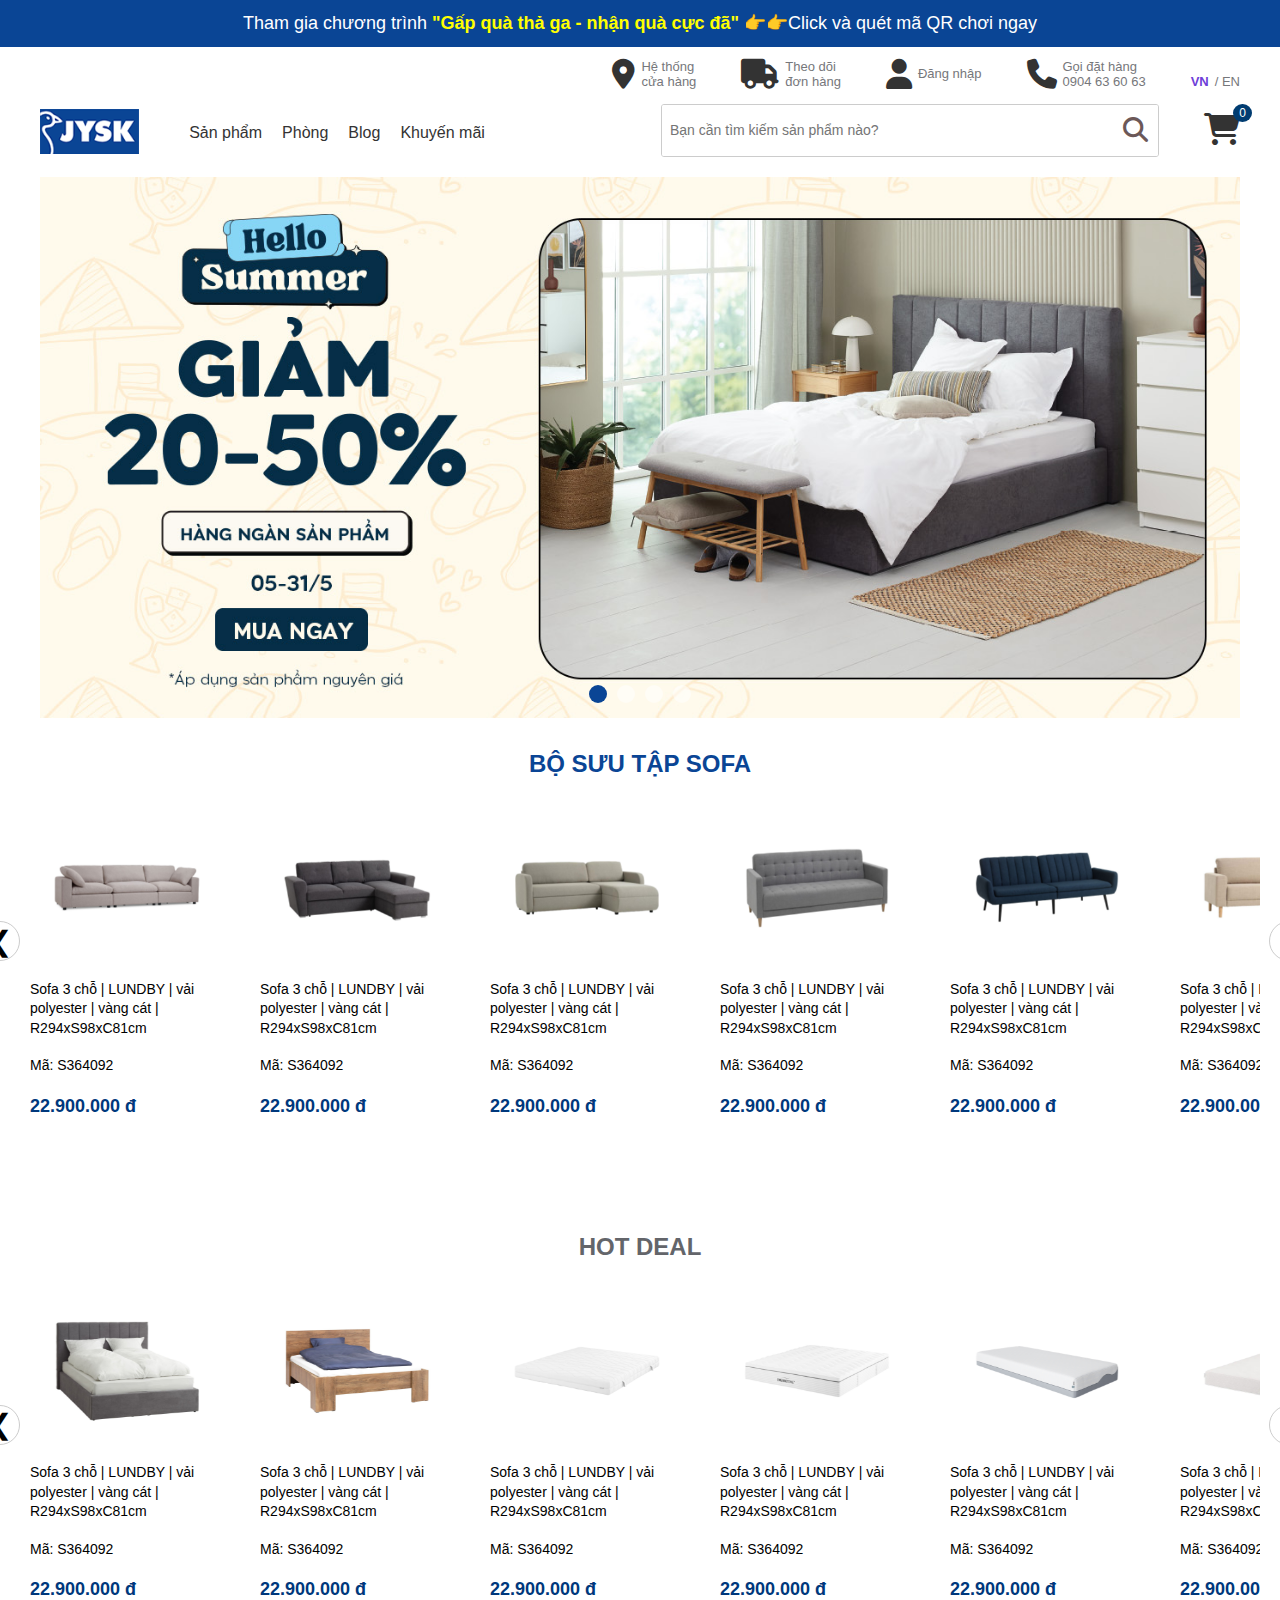
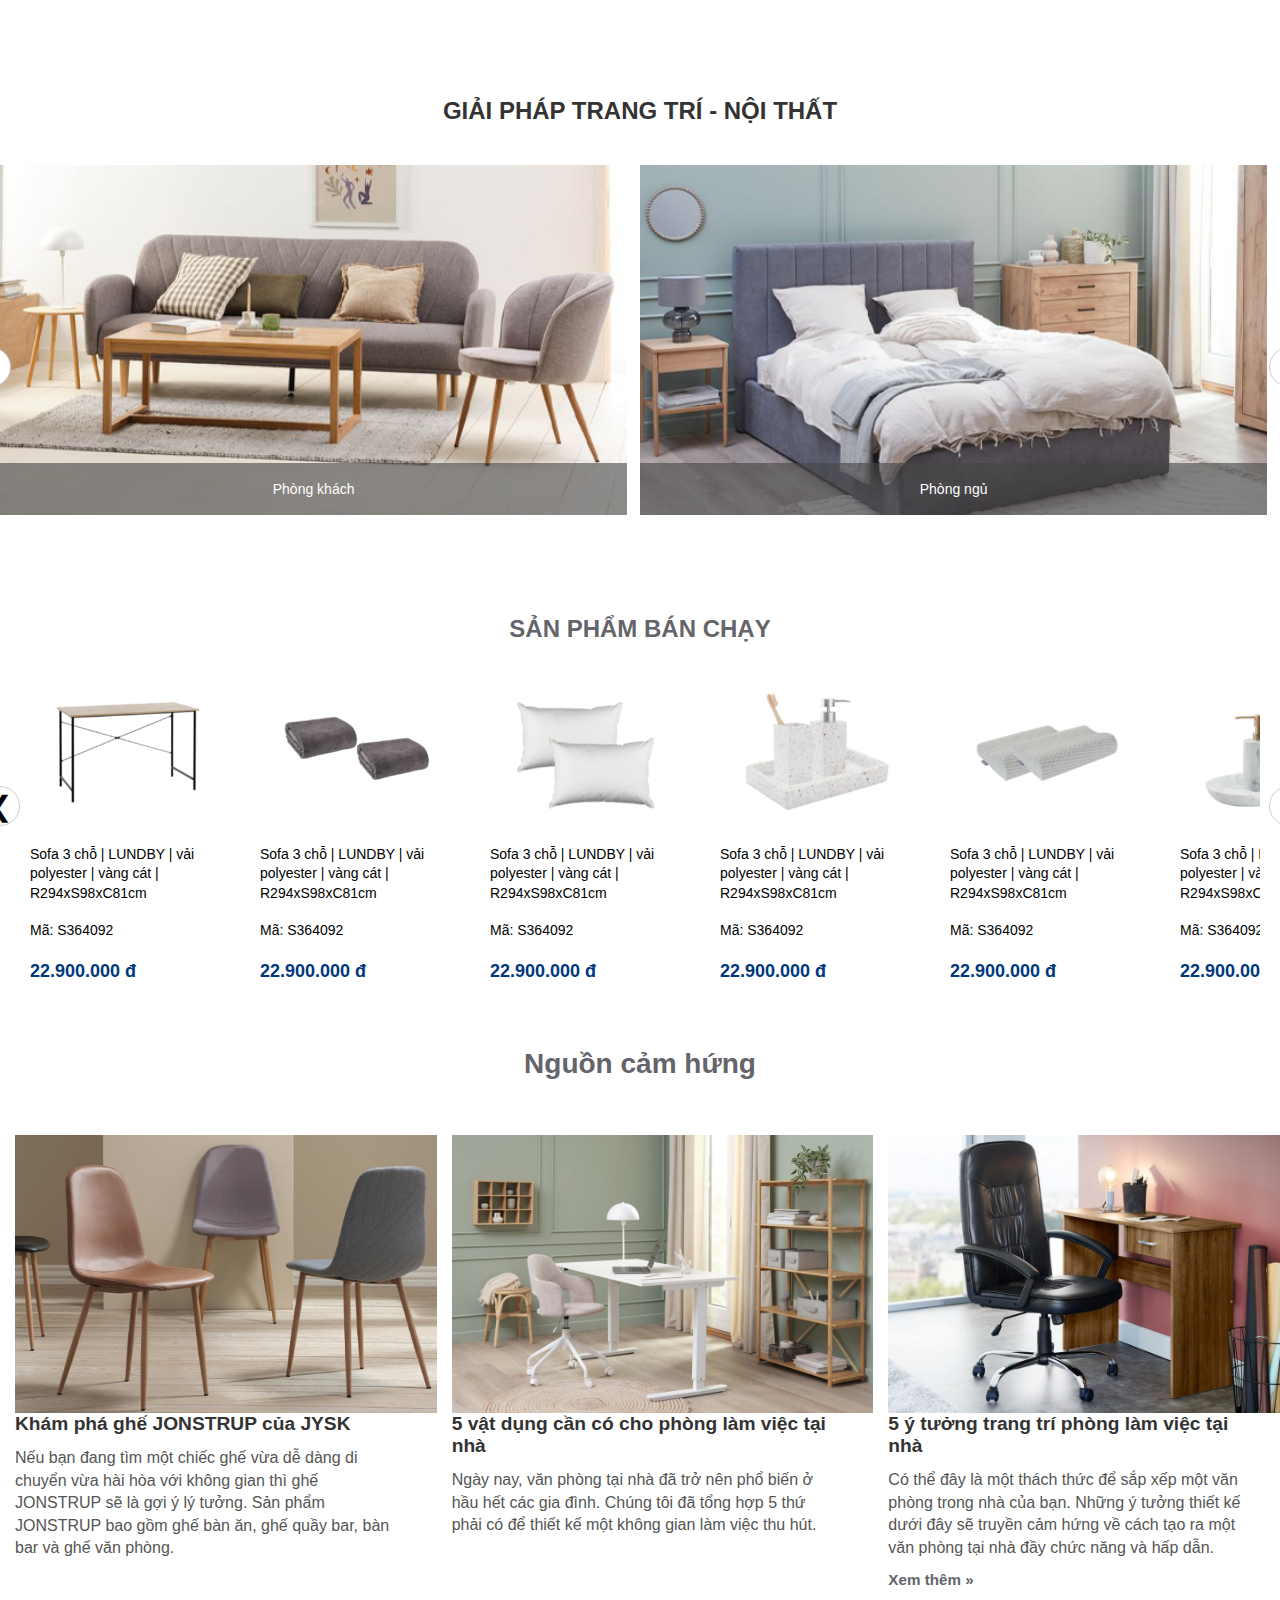
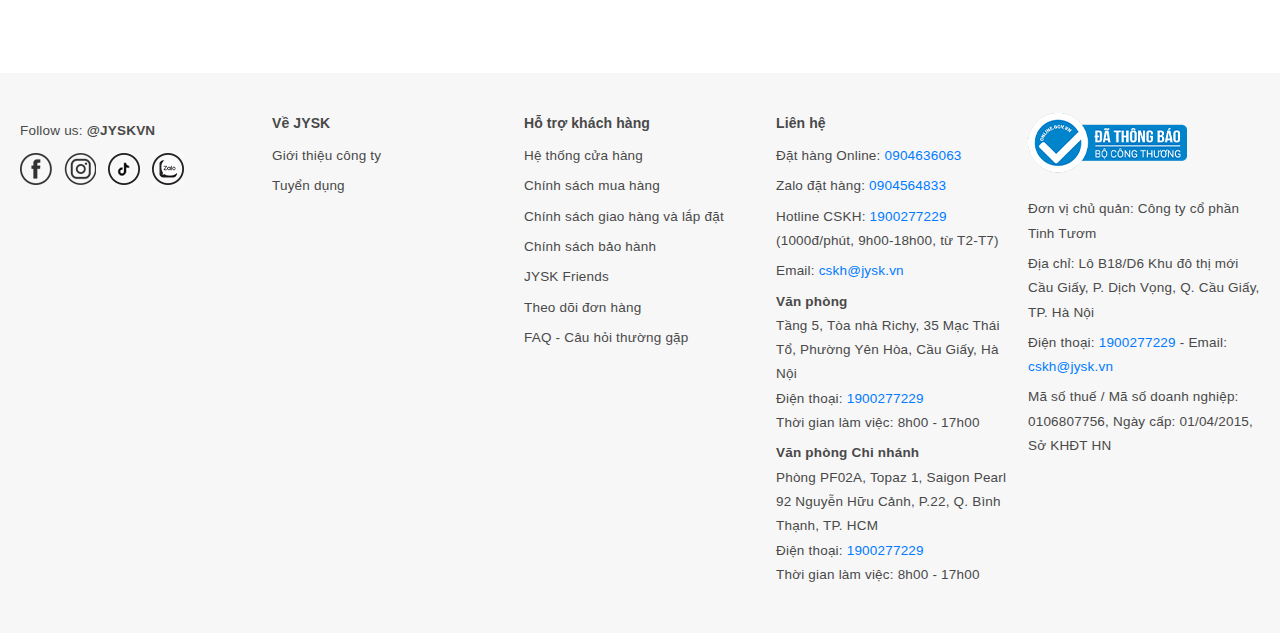
<file: index.html>
<!DOCTYPE html>
<html lang="vi">
<head>
  <meta charset="UTF-8">
  <meta name="viewport" content="width=device-width, initial-scale=1.0">
  <title>JYSK Header</title>
  <link rel="stylesheet" href="css/styles.css">
  <link rel="stylesheet" href="https://cdnjs.cloudflare.com/ajax/libs/font-awesome/6.4.0/css/all.min.css">
  <link rel="stylesheet" href="css/reponsize.css">
</head>
<body>
  <!-- Banner thông báo -->
    <div class="top-banner">
    <span>Tham gia chương trình <strong>"Gấp quà thả ga - nhận quà cực đã"</strong> 👉👉Click và quét mã QR chơi ngay</span> 
  </div>

  <!-- Header chính -->
  <header class="main-header">
    <div class="left-section">
            <button class="menu-toggle" id="menu-toggle">
      <i class="fas fa-bars"></i>
    </button>
      <div class="logo">
        <img src="img/logo.png" alt="JYSK Logo">    
      </div>
    <nav class="main-nav">
  <ul class="menu">
<li ><a href="#">Sản phẩm</a></li>
    <li><a href="#">Phòng</a></li>
    <li><a href="#">Blog</a></li>
    <li><a href="#">Khuyến mãi</a></li>
  </ul>
</nav>
    </div>

    <div class="right-section">
      <div class="icon-row">
        <a href="#"><i class="fas fa-map-marker-alt"></i><span>Hệ thống<br>cửa hàng</span></a>
        <a href="#"><i class="fas fa-truck"></i><span>Theo dõi<br>đơn hàng</span></a>
        <a href="#"><i class="fas fa-user"></i><span>Đăng nhập</span></a>
        <a href="#"><i class="fas fa-phone"></i><span>Gọi đặt hàng<br>0904 63 60 63</span></a>
        <a href="#" class="lang"> <strong>VN</strong>/ EN</a>
      </div>
      <div class="search-cart-row">
        <div class="search-box">
          <input type="text" placeholder="Bạn cần tìm kiếm sản phẩm nào?">
          <button><i class="fas fa-search"></i></button>
        </div>
        <a href="#" class="cart-icon">
          <i class="fas fa-shopping-cart"></i><span class="cart-count">0</span>
        </a>
      </div>
    </div>

    <!-- Banner ảnh dưới header -->
<div class="slider-container">
  <div class="slider">
    <img src="img/banner.jpg" alt="Banner 1">
    <img src="img/banner2.png" alt="Banner 2">
    <img src="img/banner3.png" alt="Banner 3">
    <img src="img/banner4.png" alt="Banner 4">
  </div>
  <div class="dots">
    <span class="dot active"></span>
    <span class="dot"></span>
    <span class="dot"></span>
    <span class="dot"></span>
  </div>
</div>
  </header>
<!-- sản phẩm 1 -->
<div class="product-slider-container">
  <h2>BỘ SƯU TẬP SOFA</h2>
  
  <!-- Nút trái -->
  <button class="slide-btn left" onclick="slideLeft()">&#10094;</button>

  <div class="product-slider">
    <div class="product-track" id="productTrack">
      <!-- Sản phẩm -->
      <div class="product-item">
        <div class="product-img">
          <img src="img/anh1.jpg" alt="Sofa" class="img-default">
          <img src="img/anh2.jpg" alt="Sofa Hover" class="img-hover">
        </div>

        <!-- ICON chuyển xuống dưới hình -->
        <div class="product-icons">
          <button class="icon-btn">🤍</button>
          <button class="icon-btn">🛒</button>
        </div>

        <div class="product-info">
          <p>Sofa 3 chỗ | LUNDBY | vải polyester | vàng cát | R294xS98xC81cm</p>
          <p>Mã: S364092</p>
          <p class="price">22.900.000 đ</p>
        </div>
      </div>

      <!-- Lặp thêm nhiều sản phẩm -->
      <div class="product-item">
        <div class="product-img">
          <img src="img/anh3.jpg" alt="Sofa" class="img-default">
          <img src="img/anh4.jpg" alt="Sofa Hover" class="img-hover">
        </div>

        <!-- ICON chuyển xuống dưới hình -->
        <div class="product-icons">
          <button class="icon-btn">🤍</button>
          <button class="icon-btn">🛒</button>
        </div>

        <div class="product-info">
          <p>Sofa 3 chỗ | LUNDBY | vải polyester | vàng cát | R294xS98xC81cm</p>
          <p>Mã: S364092</p>
          <p class="price">22.900.000 đ</p>
        </div>
      </div>

      <div class="product-item">
        <div class="product-img">
          <img src="img/anh5.jpg" alt="Sofa" class="img-default">
          <img src="img/anh6.png" alt="Sofa Hover" class="img-hover">
        </div>

        <!-- ICON chuyển xuống dưới hình -->
        <div class="product-icons">
          <button class="icon-btn">🤍</button>
          <button class="icon-btn">🛒</button>
        </div>

        <div class="product-info">
          <p>Sofa 3 chỗ | LUNDBY | vải polyester | vàng cát | R294xS98xC81cm</p>
          <p>Mã: S364092</p>
          <p class="price">22.900.000 đ</p>
        </div>
      </div>

      <div class="product-item">
        <div class="product-img">
          <img src="img/anh7.jpg" alt="Sofa" class="img-default">
          <img src="img/anh8.png" alt="Sofa Hover" class="img-hover">
        </div>

        <!-- ICON chuyển xuống dưới hình -->
        <div class="product-icons">
          <button class="icon-btn">🤍</button>
          <button class="icon-btn">🛒</button>
        </div>

        <div class="product-info">
          <p>Sofa 3 chỗ | LUNDBY | vải polyester | vàng cát | R294xS98xC81cm</p>
          <p>Mã: S364092</p>
          <p class="price">22.900.000 đ</p>
        </div>
      </div>

      <div class="product-item">
        <div class="product-img">
          <img src="img/anh9.jpg" alt="Sofa" class="img-default">
          <img src="img/anh10.jpg" alt="Sofa Hover" class="img-hover">
        </div>

        <!-- ICON chuyển xuống dưới hình -->
        <div class="product-icons">
          <button class="icon-btn">🤍</button>
          <button class="icon-btn">🛒</button>
        </div>

        <div class="product-info">
          <p>Sofa 3 chỗ | LUNDBY | vải polyester | vàng cát | R294xS98xC81cm</p>
          <p>Mã: S364092</p>
          <p class="price">22.900.000 đ</p>
        </div>
      </div>

      <div class="product-item">
        <div class="product-img">
          <img src="img/anh11.jpg" alt="Sofa" class="img-default">
          <img src="img/anh12.jpg" alt="Sofa Hover" class="img-hover">
        </div>

        <!-- ICON chuyển xuống dưới hình -->
        <div class="product-icons">
          <button class="icon-btn">🤍</button>
          <button class="icon-btn">🛒</button>
        </div>

        <div class="product-info">
          <p>Sofa 3 chỗ | LUNDBY | vải polyester | vàng cát | R294xS98xC81cm</p>
          <p>Mã: S364092</p>
          <p class="price">22.900.000 đ</p>
        </div>
      </div>

         <div class="product-item">
        <div class="product-img">
          <img src="img/anh14.jpg" alt="Sofa" class="img-default">
          <img src="img/anh13.jpg" alt="Sofa Hover" class="img-hover">
        </div>

        <!-- ICON chuyển xuống dưới hình -->
        <div class="product-icons">
          <button class="icon-btn">🤍</button>
          <button class="icon-btn">🛒</button>
        </div>

        <div class="product-info">
          <p>Sofa 3 chỗ | LUNDBY | vải polyester | vàng cát | R294xS98xC81cm</p>
          <p>Mã: S364092</p>
          <p class="price">22.900.000 đ</p>
        </div>
      </div>

          <div class="product-item">
        <div class="product-img">
          <img src="img/anh15.jpg" alt="Sofa" class="img-default">
          <img src="img/anh16.jpg" alt="Sofa Hover" class="img-hover">
        </div>

        <!-- ICON chuyển xuống dưới hình -->
        <div class="product-icons">
          <button class="icon-btn">🤍</button>
          <button class="icon-btn">🛒</button>
        </div>

        <div class="product-info">
          <p>Sofa 3 chỗ | LUNDBY | vải polyester | vàng cát | R294xS98xC81cm</p>
          <p>Mã: S364092</p>
          <p class="price">22.900.000 đ</p>
        </div>
      </div>

    <div class="product-item">
        <div class="product-img">
          <img src="img/anh17.jpg" alt="Sofa" class="img-default">
          <img src="img/anh18.jpg" alt="Sofa Hover" class="img-hover">
        </div>

        <!-- ICON chuyển xuống dưới hình -->
        <div class="product-icons">
          <button class="icon-btn">🤍</button>
          <button class="icon-btn">🛒</button>
        </div>

        <div class="product-info">
          <p>Sofa 3 chỗ | LUNDBY | vải polyester | vàng cát | R294xS98xC81cm</p>
          <p>Mã: S364092</p>
          <p class="price">22.900.000 đ</p>
        </div>
      </div>

          <div class="product-item">
        <div class="product-img">
          <img src="img/anh19.jpg" alt="Sofa" class="img-default">
          <img src="img/anh20.jpg" alt="Sofa Hover" class="img-hover">
        </div>

        <!-- ICON chuyển xuống dưới hình -->
        <div class="product-icons">
          <button class="icon-btn">🤍</button>
          <button class="icon-btn">🛒</button>
        </div>

        <div class="product-info">
          <p>Sofa 3 chỗ | LUNDBY | vải polyester | vàng cát | R294xS98xC81cm</p>
          <p>Mã: S364092</p>
          <p class="price">22.900.000 đ</p>
        </div>
      </div>


          <div class="product-item">
        <div class="product-img">
          <img src="img/anh21.jpg" alt="Sofa" class="img-default">
          <img src="img/anh22.jpg" alt="Sofa Hover" class="img-hover">
        </div>

        <!-- ICON chuyển xuống dưới hình -->
        <div class="product-icons">
          <button class="icon-btn">🤍</button>
          <button class="icon-btn">🛒</button>
        </div>

        <div class="product-info">
          <p>Sofa 3 chỗ | LUNDBY | vải polyester | vàng cát | R294xS98xC81cm</p>
          <p>Mã: S364092</p>
          <p class="price">22.900.000 đ</p>
        </div>
      </div>


          <div class="product-item">
        <div class="product-img">
          <img src="img/anh23.jpg" alt="Sofa" class="img-default">
          <img src="img/anh24.jpg" alt="Sofa Hover" class="img-hover">
        </div>

        <!-- ICON chuyển xuống dưới hình -->
        <div class="product-icons">
          <button class="icon-btn">🤍</button>
          <button class="icon-btn">🛒</button>
        </div>

        <div class="product-info">
          <p>Sofa 3 chỗ | LUNDBY | vải polyester | vàng cát | R294xS98xC81cm</p>
          <p>Mã: S364092</p>
          <p class="price">22.900.000 đ</p>
        </div>
      </div>


          <div class="product-item">
        <div class="product-img">
          <img src="img/anh25.jpg" alt="Sofa" class="img-default">
          <img src="img/anh26.jpg" alt="Sofa Hover" class="img-hover">
        </div>

        <!-- ICON chuyển xuống dưới hình -->
        <div class="product-icons">
          <button class="icon-btn">🤍</button>
          <button class="icon-btn">🛒</button>
        </div>

        <div class="product-info">
          <p>Sofa 3 chỗ | LUNDBY | vải polyester | vàng cát | R294xS98xC81cm</p>
          <p>Mã: S364092</p>
          <p class="price">22.900.000 đ</p>
        </div>
      </div>


          <div class="product-item">
        <div class="product-img">
          <img src="img/anh27.jpg" alt="Sofa" class="img-default">
          <img src="img/anh28.jpg" alt="Sofa Hover" class="img-hover">
        </div>

        <!-- ICON chuyển xuống dưới hình -->
        <div class="product-icons">
          <button class="icon-btn">🤍</button>
          <button class="icon-btn">🛒</button>
        </div>

        <div class="product-info">
          <p>Sofa 3 chỗ | LUNDBY | vải polyester | vàng cát | R294xS98xC81cm</p>
          <p>Mã: S364092</p>
          <p class="price">22.900.000 đ</p>
        </div>
      </div>


          <div class="product-item">
        <div class="product-img">
          <img src="img/anh29.jpg" alt="Sofa" class="img-default">
          <img src="img/anh30.jpg" alt="Sofa Hover" class="img-hover">
        </div>

        <!-- ICON chuyển xuống dưới hình -->
        <div class="product-icons">
          <button class="icon-btn">🤍</button>
          <button class="icon-btn">🛒</button>
        </div>

        <div class="product-info">
          <p>Sofa 3 chỗ | LUNDBY | vải polyester | vàng cát | R294xS98xC81cm</p>
          <p>Mã: S364092</p>
          <p class="price">22.900.000 đ</p>
        </div>
      </div>

    </div>
  </div>

  <!-- Nút phải -->
  <button class="slide-btn right" onclick="slideRight()">&#10095;</button>
</div>

<!-- sản phẩm 2 -->
<div class="product-slider-container1">
  <h2>HOT DEAL</h2>
  
  <!-- Nút trái -->
  <button class="slide-btn left" onclick="slideLeft1()">&#10094;</button>

  <div class="product-slider">
    <div class="product-track" id="productTrack1">
      <!-- Sản phẩm -->
      <div class="product-item">
        <div class="product-img">
          <img src="img/n1.jpg" alt="Sofa" class="img-default">
          <img src="img/n2.jpg" alt="Sofa Hover" class="img-hover">
        </div>

        <!-- ICON chuyển xuống dưới hình -->
        <div class="product-icons">
          <button class="icon-btn">🤍</button>
          <button class="icon-btn">🛒</button>
        </div>

        <div class="product-info">
          <p>Sofa 3 chỗ | LUNDBY | vải polyester | vàng cát | R294xS98xC81cm</p>
          <p>Mã: S364092</p>
          <p class="price">22.900.000 đ</p>
        </div>
      </div>

      <!-- Lặp thêm nhiều sản phẩm -->
      <div class="product-item">
        <div class="product-img">
          <img src="img/n3.jpg" alt="Sofa" class="img-default">
          <img src="img/n4.jpg" alt="Sofa Hover" class="img-hover">
        </div>

        <!-- ICON chuyển xuống dưới hình -->
        <div class="product-icons">
          <button class="icon-btn">🤍</button>
          <button class="icon-btn">🛒</button>
        </div>

        <div class="product-info">
          <p>Sofa 3 chỗ | LUNDBY | vải polyester | vàng cát | R294xS98xC81cm</p>
          <p>Mã: S364092</p>
          <p class="price">22.900.000 đ</p>
        </div>
      </div>

      <div class="product-item">
        <div class="product-img">
          <img src="img/n5.jpg" alt="Sofa" class="img-default">
          <img src="img/n6.jpg" alt="Sofa Hover" class="img-hover">
        </div>

        <!-- ICON chuyển xuống dưới hình -->
        <div class="product-icons">
          <button class="icon-btn">🤍</button>
          <button class="icon-btn">🛒</button>
        </div>

        <div class="product-info">
          <p>Sofa 3 chỗ | LUNDBY | vải polyester | vàng cát | R294xS98xC81cm</p>
          <p>Mã: S364092</p>
          <p class="price">22.900.000 đ</p>
        </div>
      </div>

      <div class="product-item">
        <div class="product-img">
          <img src="img/n7.jpg" alt="Sofa" class="img-default">
          <img src="img/n8.jpg" alt="Sofa Hover" class="img-hover">
        </div>

        <!-- ICON chuyển xuống dưới hình -->
        <div class="product-icons">
          <button class="icon-btn">🤍</button>
          <button class="icon-btn">🛒</button>
        </div>

        <div class="product-info">
          <p>Sofa 3 chỗ | LUNDBY | vải polyester | vàng cát | R294xS98xC81cm</p>
          <p>Mã: S364092</p>
          <p class="price">22.900.000 đ</p>
        </div>
      </div>

      <div class="product-item">
        <div class="product-img">
          <img src="img/n9.jpg" alt="Sofa" class="img-default">
          <img src="img/n10.jpg" alt="Sofa Hover" class="img-hover">
        </div>

        <!-- ICON chuyển xuống dưới hình -->
        <div class="product-icons">
          <button class="icon-btn">🤍</button>
          <button class="icon-btn">🛒</button>
        </div>

        <div class="product-info">
          <p>Sofa 3 chỗ | LUNDBY | vải polyester | vàng cát | R294xS98xC81cm</p>
          <p>Mã: S364092</p>
          <p class="price">22.900.000 đ</p>
        </div>
      </div>

      <div class="product-item">
        <div class="product-img">
          <img src="img/n11.jpg" alt="Sofa" class="img-default">
          <img src="img/n12.jpg" alt="Sofa Hover" class="img-hover">
        </div>

        <!-- ICON chuyển xuống dưới hình -->
        <div class="product-icons">
          <button class="icon-btn">🤍</button>
          <button class="icon-btn">🛒</button>
        </div>

        <div class="product-info">
          <p>Sofa 3 chỗ | LUNDBY | vải polyester | vàng cát | R294xS98xC81cm</p>
          <p>Mã: S364092</p>
          <p class="price">22.900.000 đ</p>
        </div>
      </div>

         <div class="product-item">
        <div class="product-img">
          <img src="img/n13.jpg" alt="Sofa" class="img-default">
          <img src="img/n14.jpg" alt="Sofa Hover" class="img-hover">
        </div>

        <!-- ICON chuyển xuống dưới hình -->
        <div class="product-icons">
          <button class="icon-btn">🤍</button>
          <button class="icon-btn">🛒</button>
        </div>

        <div class="product-info">
          <p>Sofa 3 chỗ | LUNDBY | vải polyester | vàng cát | R294xS98xC81cm</p>
          <p>Mã: S364092</p>
          <p class="price">22.900.000 đ</p>
        </div>
      </div>

          <div class="product-item">
        <div class="product-img">
          <img src="img/n15.jpg" alt="Sofa" class="img-default">
          <img src="img/n16.jpg" alt="Sofa Hover" class="img-hover">
        </div>

        <!-- ICON chuyển xuống dưới hình -->
        <div class="product-icons">
          <button class="icon-btn">🤍</button>
          <button class="icon-btn">🛒</button>
        </div>

        <div class="product-info">
          <p>Sofa 3 chỗ | LUNDBY | vải polyester | vàng cát | R294xS98xC81cm</p>
          <p>Mã: S364092</p>
          <p class="price">22.900.000 đ</p>
        </div>
      </div>

    <div class="product-item">
        <div class="product-img">
          <img src="img/n17.jpg" alt="Sofa" class="img-default">
          <img src="img/n18.jpg" alt="Sofa Hover" class="img-hover">
        </div>

        <!-- ICON chuyển xuống dưới hình -->
        <div class="product-icons">
          <button class="icon-btn">🤍</button>
          <button class="icon-btn">🛒</button>
        </div>

        <div class="product-info">
          <p>Sofa 3 chỗ | LUNDBY | vải polyester | vàng cát | R294xS98xC81cm</p>
          <p>Mã: S364092</p>
          <p class="price">22.900.000 đ</p>
        </div>
      </div>

          <div class="product-item">
        <div class="product-img">
          <img src="img/n19.jpg" alt="Sofa" class="img-default">
          <img src="img/n20.jpg" alt="Sofa Hover" class="img-hover">
        </div>

        <!-- ICON chuyển xuống dưới hình -->
        <div class="product-icons">
          <button class="icon-btn">🤍</button>
          <button class="icon-btn">🛒</button>
        </div>

        <div class="product-info">
          <p>Sofa 3 chỗ | LUNDBY | vải polyester | vàng cát | R294xS98xC81cm</p>
          <p>Mã: S364092</p>
          <p class="price">22.900.000 đ</p>
        </div>
      </div>

    </div>
  </div>

  <!-- Nút phải -->
  <button class="slide-btn right" onclick="slideRight1()">&#10095;</button>
</div>


<div class="slider-wrapper">
  <h2 class="slider-title">GIẢI PHÁP TRANG TRÍ - NỘI THẤT</h2>

  <!-- Nút trái -->
  <button class="slide-btn1 left1" onclick="slideLeft2()">&#10094;</button>

  <!-- Slider -->
  <div class="slider-container">
    <div class="slider-track" id="sliderTrack">
      <div class="slider-item">
        <img src="img/phongkhach.jpg" alt="Phòng khách" />
        <div class="caption">Phòng khách</div>
      </div>
      <div class="slider-item">
        <img src="img/phongngu.jpg" alt="Phòng ngủ" />
        <div class="caption">Phòng ngủ</div>
      </div>
      <div class="slider-item">
        <img src="img/phongan.jpg" alt="Phòng ăn" />
        <div class="caption">Phòng ăn</div>
      </div>
    </div>
  </div>

  <!-- Nút phải -->
  <button class="slide-btn1 right1" onclick="slideRight2()">&#10095;</button>
</div>



<!-- sản phẩm 3 -->
<div class="product-slider-container1">
  <h2>SẢN PHẨM BÁN CHẠY</h2>
  
  <!-- Nút trái -->
  <button class="slide-btn left" onclick="slideLeft3()">&#10094;</button>

  <div class="product-slider">
    <div class="product-track" id="productTrack3">
      <!-- Sản phẩm -->
      <div class="product-item">
        <div class="product-img">
          <img src="img/bc.jpg" alt="Sofa" class="img-default">
          <img src="img/bc2.jpg" alt="Sofa Hover" class="img-hover">
        </div>

        <!-- ICON chuyển xuống dưới hình -->
        <div class="product-icons">
          <button class="icon-btn">🤍</button>
          <button class="icon-btn">🛒</button>
        </div>

        <div class="product-info">
          <p>Sofa 3 chỗ | LUNDBY | vải polyester | vàng cát | R294xS98xC81cm</p>
          <p>Mã: S364092</p>
          <p class="price">22.900.000 đ</p>
        </div>
      </div>

      <!-- Lặp thêm nhiều sản phẩm -->
      <div class="product-item">
        <div class="product-img">
          <img src="img/bc3.jpg" alt="Sofa" class="img-default">
          <img src="img/bc4.jpg" alt="Sofa Hover" class="img-hover">
        </div>

        <!-- ICON chuyển xuống dưới hình -->
        <div class="product-icons">
          <button class="icon-btn">🤍</button>
          <button class="icon-btn">🛒</button>
        </div>

        <div class="product-info">
          <p>Sofa 3 chỗ | LUNDBY | vải polyester | vàng cát | R294xS98xC81cm</p>
          <p>Mã: S364092</p>
          <p class="price">22.900.000 đ</p>
        </div>
      </div>

      <div class="product-item">
        <div class="product-img">
          <img src="img/bc5.png" alt="Sofa" class="img-default">
          <img src="img/bc6.jpg" alt="Sofa Hover" class="img-hover">
        </div>

        <!-- ICON chuyển xuống dưới hình -->
        <div class="product-icons">
          <button class="icon-btn">🤍</button>
          <button class="icon-btn">🛒</button>
        </div>

        <div class="product-info">
          <p>Sofa 3 chỗ | LUNDBY | vải polyester | vàng cát | R294xS98xC81cm</p>
          <p>Mã: S364092</p>
          <p class="price">22.900.000 đ</p>
        </div>
      </div>

      <div class="product-item">
        <div class="product-img">
          <img src="img/bc7.jpg" alt="Sofa" class="img-default">
          <img src="img/bc8.jpg" alt="Sofa Hover" class="img-hover">
        </div>

        <!-- ICON chuyển xuống dưới hình -->
        <div class="product-icons">
          <button class="icon-btn">🤍</button>
          <button class="icon-btn">🛒</button>
        </div>

        <div class="product-info">
          <p>Sofa 3 chỗ | LUNDBY | vải polyester | vàng cát | R294xS98xC81cm</p>
          <p>Mã: S364092</p>
          <p class="price">22.900.000 đ</p>
        </div>
      </div>

      <div class="product-item">
        <div class="product-img">
          <img src="img/bc9.png" alt="Sofa" class="img-default">
          <img src="img/bc110.jpg" alt="Sofa Hover" class="img-hover">
        </div>

        <!-- ICON chuyển xuống dưới hình -->
        <div class="product-icons">
          <button class="icon-btn">🤍</button>
          <button class="icon-btn">🛒</button>
        </div>

        <div class="product-info">
          <p>Sofa 3 chỗ | LUNDBY | vải polyester | vàng cát | R294xS98xC81cm</p>
          <p>Mã: S364092</p>
          <p class="price">22.900.000 đ</p>
        </div>
      </div>

      <div class="product-item">
        <div class="product-img">
          <img src="img/bc11.jpg" alt="Sofa" class="img-default">
          <img src="img/bc12.jpg" alt="Sofa Hover" class="img-hover">
        </div>

        <!-- ICON chuyển xuống dưới hình -->
        <div class="product-icons">
          <button class="icon-btn">🤍</button>
          <button class="icon-btn">🛒</button>
        </div>

        <div class="product-info">
          <p>Sofa 3 chỗ | LUNDBY | vải polyester | vàng cát | R294xS98xC81cm</p>
          <p>Mã: S364092</p>
          <p class="price">22.900.000 đ</p>
        </div>
      </div>

         <div class="product-item">
        <div class="product-img">
          <img src="img/bc13.jpg" alt="Sofa" class="img-default">
          <img src="img/bc14.jpg" alt="Sofa Hover" class="img-hover">
        </div>

        <!-- ICON chuyển xuống dưới hình -->
        <div class="product-icons">
          <button class="icon-btn">🤍</button>
          <button class="icon-btn">🛒</button>
        </div>

        <div class="product-info">
          <p>Sofa 3 chỗ | LUNDBY | vải polyester | vàng cát | R294xS98xC81cm</p>
          <p>Mã: S364092</p>
          <p class="price">22.900.000 đ</p>
        </div>
      </div>

          <div class="product-item">
        <div class="product-img">
          <img src="img/bc15.jpg" alt="Sofa" class="img-default">
          <img src="img/bc16.jpg" alt="Sofa Hover" class="img-hover">
        </div>

        <!-- ICON chuyển xuống dưới hình -->
        <div class="product-icons">
          <button class="icon-btn">🤍</button>
          <button class="icon-btn">🛒</button>
        </div>

        <div class="product-info">
          <p>Sofa 3 chỗ | LUNDBY | vải polyester | vàng cát | R294xS98xC81cm</p>
          <p>Mã: S364092</p>
          <p class="price">22.900.000 đ</p>
        </div>
      </div>

    <div class="product-item">
        <div class="product-img">
          <img src="img/bc17.jpg" alt="Sofa" class="img-default">
          <img src="img/bc18.jpg" alt="Sofa Hover" class="img-hover">
        </div>

        <!-- ICON chuyển xuống dưới hình -->
        <div class="product-icons">
          <button class="icon-btn">🤍</button>
          <button class="icon-btn">🛒</button>
        </div>

        <div class="product-info">
          <p>Sofa 3 chỗ | LUNDBY | vải polyester | vàng cát | R294xS98xC81cm</p>
          <p>Mã: S364092</p>
          <p class="price">22.900.000 đ</p>
        </div>
      </div>

          <div class="product-item">
        <div class="product-img">
          <img src="img/bc19.jpg" alt="Sofa" class="img-default">
          <img src="img/bc20.jpg" alt="Sofa Hover" class="img-hover">
        </div>

        <!-- ICON chuyển xuống dưới hình -->
        <div class="product-icons">
          <button class="icon-btn">🤍</button>
          <button class="icon-btn">🛒</button>
        </div>

        <div class="product-info">
          <p>Sofa 3 chỗ | LUNDBY | vải polyester | vàng cát | R294xS98xC81cm</p>
          <p>Mã: S364092</p>
          <p class="price">22.900.000 đ</p>
        </div>
      </div>

    </div>
  </div>

  <!-- Nút phải -->
  <button class="slide-btn right" onclick="slideRight3()">&#10095;</button>
</div>


<!-- bài viết -->
<div class="article-container">
  <h2>Nguồn cảm hứng</h2>
  <div class="article-items-wrapper">
    <div class="article-item">
      <img src="img/bv1.jpg" alt="Khám phá ghế JONSTRUP" />
      <h3>Khám phá ghế JONSTRUP của JYSK</h3>
      <p>Nếu bạn đang tìm một chiếc ghế vừa dễ dàng di chuyển vừa hài hòa với không gian thì ghế JONSTRUP sẽ là gợi ý lý tưởng. Sản phẩm JONSTRUP bao gồm ghế bàn ăn, ghế quầy bar, bàn bar và ghế văn phòng.</p>
    </div>
    <div class="article-item">
      <img src="img/bv2.jpg" alt="5 vật dụng cần có cho phòng làm việc tại nhà" />
      <h3>5 vật dụng cần có cho phòng làm việc tại nhà</h3>
      <p>Ngày nay, văn phòng tại nhà đã trở nên phổ biến ở hầu hết các gia đình. Chúng tôi đã tổng hợp 5 thứ phải có để thiết kế một không gian làm việc thu hút.</p>
    </div>
    <div class="article-item">
      <img src="img/bv3.jpg" alt="5 ý tưởng trang trí phòng làm việc tại nhà" />
      <h3>5 ý tưởng trang trí phòng làm việc tại nhà</h3>
      <p>Có thể đây là một thách thức để sắp xếp một văn phòng trong nhà của bạn. Những ý tưởng thiết kế dưới đây sẽ truyền cảm hứng về cách tạo ra một văn phòng tại nhà đầy chức năng và hấp dẫn.</p>
      <a href="#">Xem thêm »</a>
    </div>
  </div>
</div>

<!-- footer -->
 <footer class="footer">
  <div class="footer-container">
    <div class="footer-column social">
      <p>Follow us: <strong>@JYSKVN</strong></p>
      <div class="social-icons">
        <img src="img/fb.png" alt="Facebook">
        <img src="img/instagram.png" alt="Instagram">
        <img src="img/tiktok-fn.jpg" alt="TikTok">
        <img src="img/zalo-fn-2210.jpg" alt="Zalo">
      </div>
    </div>

    <div class="footer-column">
      <h4>Về JYSK</h4>
      <p>Giới thiệu công ty</p>
      <p>Tuyển dụng</p>
    </div>

    <div class="footer-column">
      <h4>Hỗ trợ khách hàng</h4>
      <p>Hệ thống cửa hàng</p>
      <p>Chính sách mua hàng</p>
      <p>Chính sách giao hàng và lắp đặt</p>
      <p>Chính sách bảo hành</p>
      <p>JYSK Friends</p>
      <p>Theo dõi đơn hàng</p>
      <p>FAQ - Câu hỏi thường gặp</p>
    </div>

    <div class="footer-column contact">
      <h4>Liên hệ</h4>
      <p>Đặt hàng Online: <a href="#">0904636063</a></p>
      <p>Zalo đặt hàng: <a href="#">0904564833</a></p>
      <p>Hotline CSKH: <a href="#">1900277229</a> (1000đ/phút, 9h00-18h00, từ T2-T7)</p>
      <p>Email: <a href="mailto:cskh@jysk.vn">cskh@jysk.vn</a></p>

      <p><strong>Văn phòng</strong><br>
        Tầng 5, Tòa nhà Richy, 35 Mạc Thái Tổ, Phường Yên Hòa, Cầu Giấy, Hà Nội<br>
        Điện thoại: <a href="#">1900277229</a><br>
        Thời gian làm việc: 8h00 - 17h00
      </p>

      <p><strong>Văn phòng Chi nhánh</strong><br>
        Phòng PF02A, Topaz 1, Saigon Pearl<br>
        92 Nguyễn Hữu Cảnh, P.22, Q. Bình Thạnh, TP. HCM<br>
        Điện thoại: <a href="#">1900277229</a><br>
        Thời gian làm việc: 8h00 - 17h00
      </p>
    </div>

    <div class="footer-column gov">
      <img src="img/bct.png" alt="Bộ Công Thương" width="120">
      <p>Đơn vị chủ quản: Công ty cổ phần Tinh Tươm</p>
      <p>Địa chỉ: Lô B18/D6 Khu đô thị mới Cầu Giấy, P. Dịch Vọng, Q. Cầu Giấy, TP. Hà Nội</p>
      <p>Điện thoại: <a href="#">1900277229</a> - Email: <a href="#">cskh@jysk.vn</a></p>
      <p>Mã số thuế / Mã số doanh nghiệp: 0106807756, Ngày cấp: 01/04/2015, Sở KHĐT HN</p>
    </div>
  </div>

</footer>
<script src="js/index.js"></script>
</body>
</html>
</file>
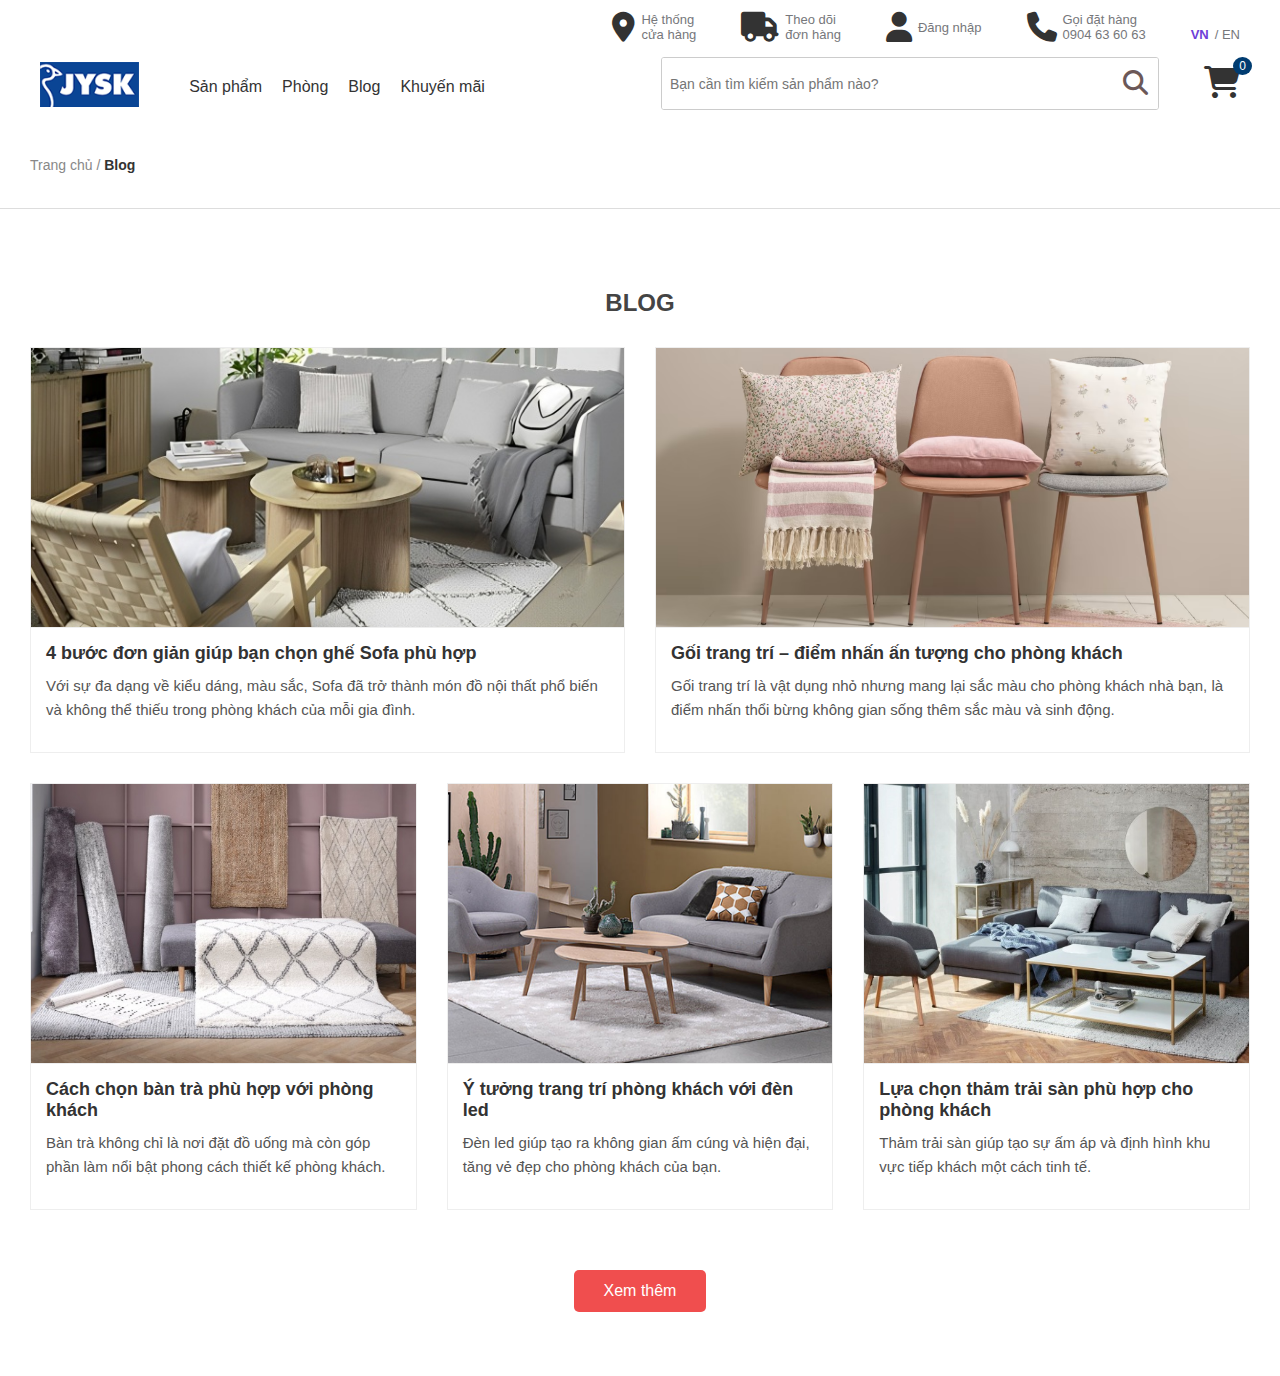
<file: blog.html>
<!DOCTYPE html>
<html lang="en">
<head>
    <meta charset="UTF-8">
    <meta name="viewport" content="width=device-width, initial-scale=1.0">
    <title>Document</title>
    <link rel="stylesheet" href="css/styles.css">
    <link rel="stylesheet" href="css/reponsize.css">
      <link rel="stylesheet" href="https://cdnjs.cloudflare.com/ajax/libs/font-awesome/6.4.0/css/all.min.css">
</head>
<body>
      <!-- Header chính -->
      <header class="main-header">
    <div class="left-section">
            <button class="menu-toggle" id="menu-toggle">
      <i class="fas fa-bars"></i>
    </button>
      <div class="logo">
        <a href="index.html">
        <img src="img/logo.png" alt="JYSK Logo"> 
        </a>   
      </div>
    <nav class="main-nav">
  <ul class="menu">
<li ><a href="product.html">Sản phẩm</a></li>
    <li><a href="phong.html">Phòng</a></li>
    <li><a href="blog.html">Blog</a></li>
    <li><a href="sale.html">Khuyến mãi</a></li>
  </ul>
</nav>
    </div>

    <div class="right-section">
      <div class="icon-row">
        <a href="#"><i class="fas fa-map-marker-alt"></i><span>Hệ thống<br>cửa hàng</span></a>
        <a href="#"><i class="fas fa-truck"></i><span>Theo dõi<br>đơn hàng</span></a>
        <a href="#"><i class="fas fa-user"></i><span>Đăng nhập</span></a>
        <a href="#"><i class="fas fa-phone"></i><span>Gọi đặt hàng<br>0904 63 60 63</span></a>
        <a href="#" class="lang"> <strong>VN</strong>/ EN</a>
      </div>
      <div class="search-cart-row">
        <div class="search-box">
          <input type="text" placeholder="Bạn cần tìm kiếm sản phẩm nào?">
          <button><i class="fas fa-search"></i></button>
        </div>
        <a href="#" class="cart-icon">
          <i class="fas fa-shopping-cart"></i><span class="cart-count">0</span>
        </a>
      </div>
    </div>

  </header>

 <div class="breadcrumb-wrapper">
    <div class="breadcrumb">
      <a href="/">Trang chủ</a> / <span>Blog</span>
    </div>
  </div>

  <section class="blog-section">
    <h2 class="blog-title">BLOG</h2>

    <!-- 2 bài đầu -->
    <div class="blog-list blog-list-two">
      <div class="blog-item-two">
        <img src="img/blog.jpg" alt="Blog 1" />
        <h3>4 bước đơn giản giúp bạn chọn ghế Sofa phù hợp</h3>
        <p>Với sự đa dạng về kiểu dáng, màu sắc, Sofa đã trở thành món đồ nội thất phổ biến và không thể thiếu trong phòng khách của mỗi gia đình.</p>
      </div>
      <div class="blog-item-two">
        <img src="img/blog1.png" alt="Blog 2" />
        <h3>Gối trang trí – điểm nhấn ấn tượng cho phòng khách</h3>
        <p>Gối trang trí là vật dụng nhỏ nhưng mang lại sắc màu cho phòng khách nhà bạn, là điểm nhấn thổi bừng không gian sống thêm sắc màu và sinh động.</p>
      </div>
    </div>

    <!-- 3 bài tiếp theo -->
    <div class="blog-list blog-list-three">
      <div class="blog-item-three">
        <img src="img/blog2.jpg" alt="Blog 3" />
        <h3>Cách chọn bàn trà phù hợp với phòng khách</h3>
        <p>Bàn trà không chỉ là nơi đặt đồ uống mà còn góp phần làm nổi bật phong cách thiết kế phòng khách.</p>
      </div>
      <div class="blog-item-three">
        <img src="img/blog3.jpg" alt="Blog 4" />
        <h3>Ý tưởng trang trí phòng khách với đèn led</h3>
        <p>Đèn led giúp tạo ra không gian ấm cúng và hiện đại, tăng vẻ đẹp cho phòng khách của bạn.</p>
      </div>
      <div class="blog-item-three">
        <img src="img/blog4.jpg" alt="Blog 5" />
        <h3>Lựa chọn thảm trải sàn phù hợp cho phòng khách</h3>
        <p>Thảm trải sàn giúp tạo sự ấm áp và định hình khu vực tiếp khách một cách tinh tế.</p>
      </div>
    </div>

    <!-- 5 bài ẩn -->
    <div class="blog-list blog-list-three hidden-group">
      <div class="blog-item-three hidden">
        <img src="img/blog5.jpg" alt="Blog 6" />
        <h3>Trang trí phòng khách với cây xanh</h3>
        <p>Cây xanh không chỉ giúp thanh lọc không khí mà còn làm không gian sống thêm sinh động.</p>
      </div>
      <div class="blog-item-three hidden">
        <img src="img/blog6.png" alt="Blog 7" />
        <h3>Phối màu nội thất hài hòa cho phòng khách</h3>
        <p>Phối màu hợp lý giúp phòng khách trở nên sang trọng và dễ chịu hơn.</p>
      </div>
      <div class="blog-item-three hidden">
        <img src="img/blog7.jpg" alt="Blog 8" />
        <h3>Cách bố trí sofa để tối ưu không gian phòng khách nhỏ</h3>
        <p>Bố trí sofa hợp lý giúp tiết kiệm diện tích và tạo sự thoải mái.</p>
      </div>
      <div class="blog-item-three hidden">
        <img src="img/blog8.png" alt="Blog 9" />
        <h3>Tận dụng ánh sáng tự nhiên cho phòng khách</h3>
        <p>Ánh sáng tự nhiên giúp không gian rộng rãi và thoáng đãng hơn.</p>
      </div>
      <div class="blog-item-three hidden">
        <img src="img/blog9.jpg" alt="Blog 10" />
        <h3>Phong cách thiết kế phòng khách hiện đại</h3>
        <p>Thiết kế hiện đại tập trung vào sự tối giản và công năng sử dụng.</p>
      </div>
    </div>

    <div class="show-more-wrapper">
      <button id="show-more-btn" class="show-more-btn">Xem thêm</button>
    </div>
  </section>


<script>
  const btn = document.getElementById('show-more-btn');
    const hiddenGroup = document.querySelector('.hidden-group');

    btn.addEventListener('click', () => {
      hiddenGroup.querySelectorAll('.hidden').forEach(item => {
        item.style.display = 'block';
      });
      btn.style.display = 'none';
    });

</script>
<script src="js/index.js"></script>
</body>
</html>
</file>
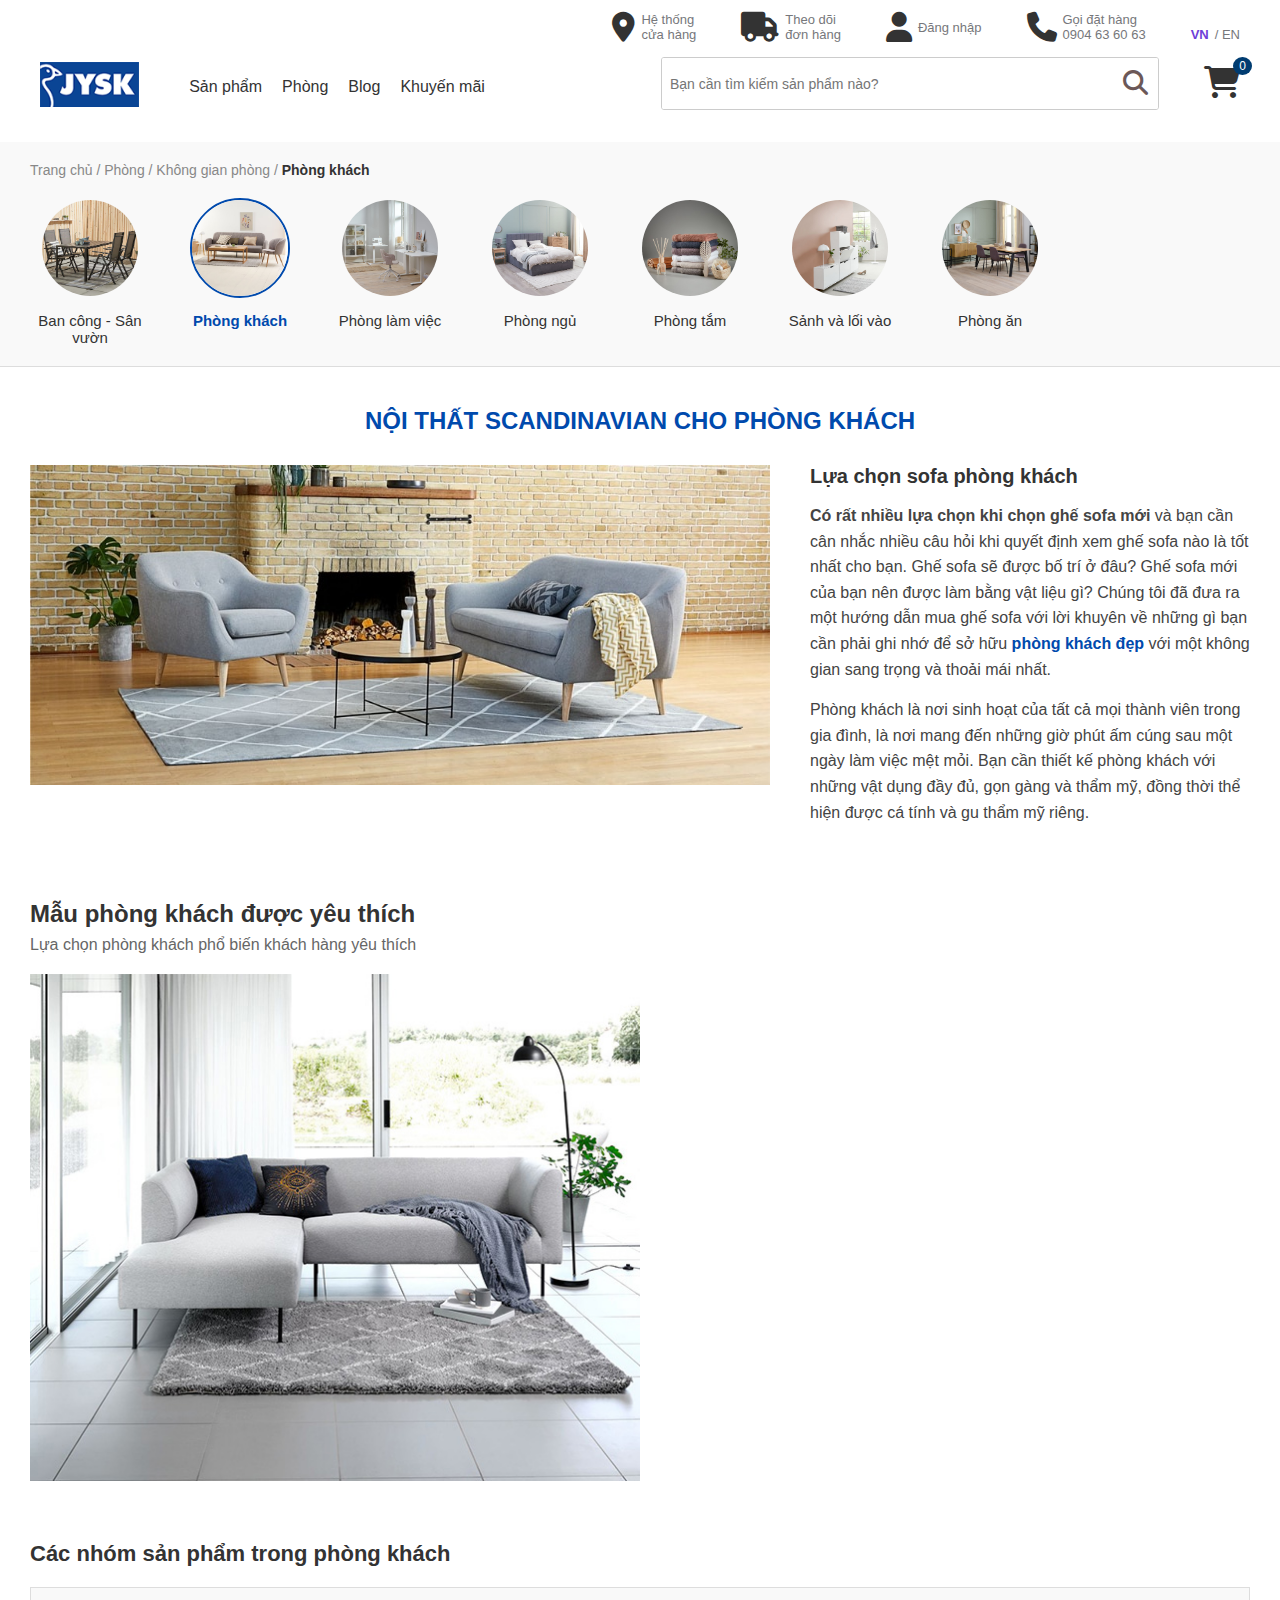
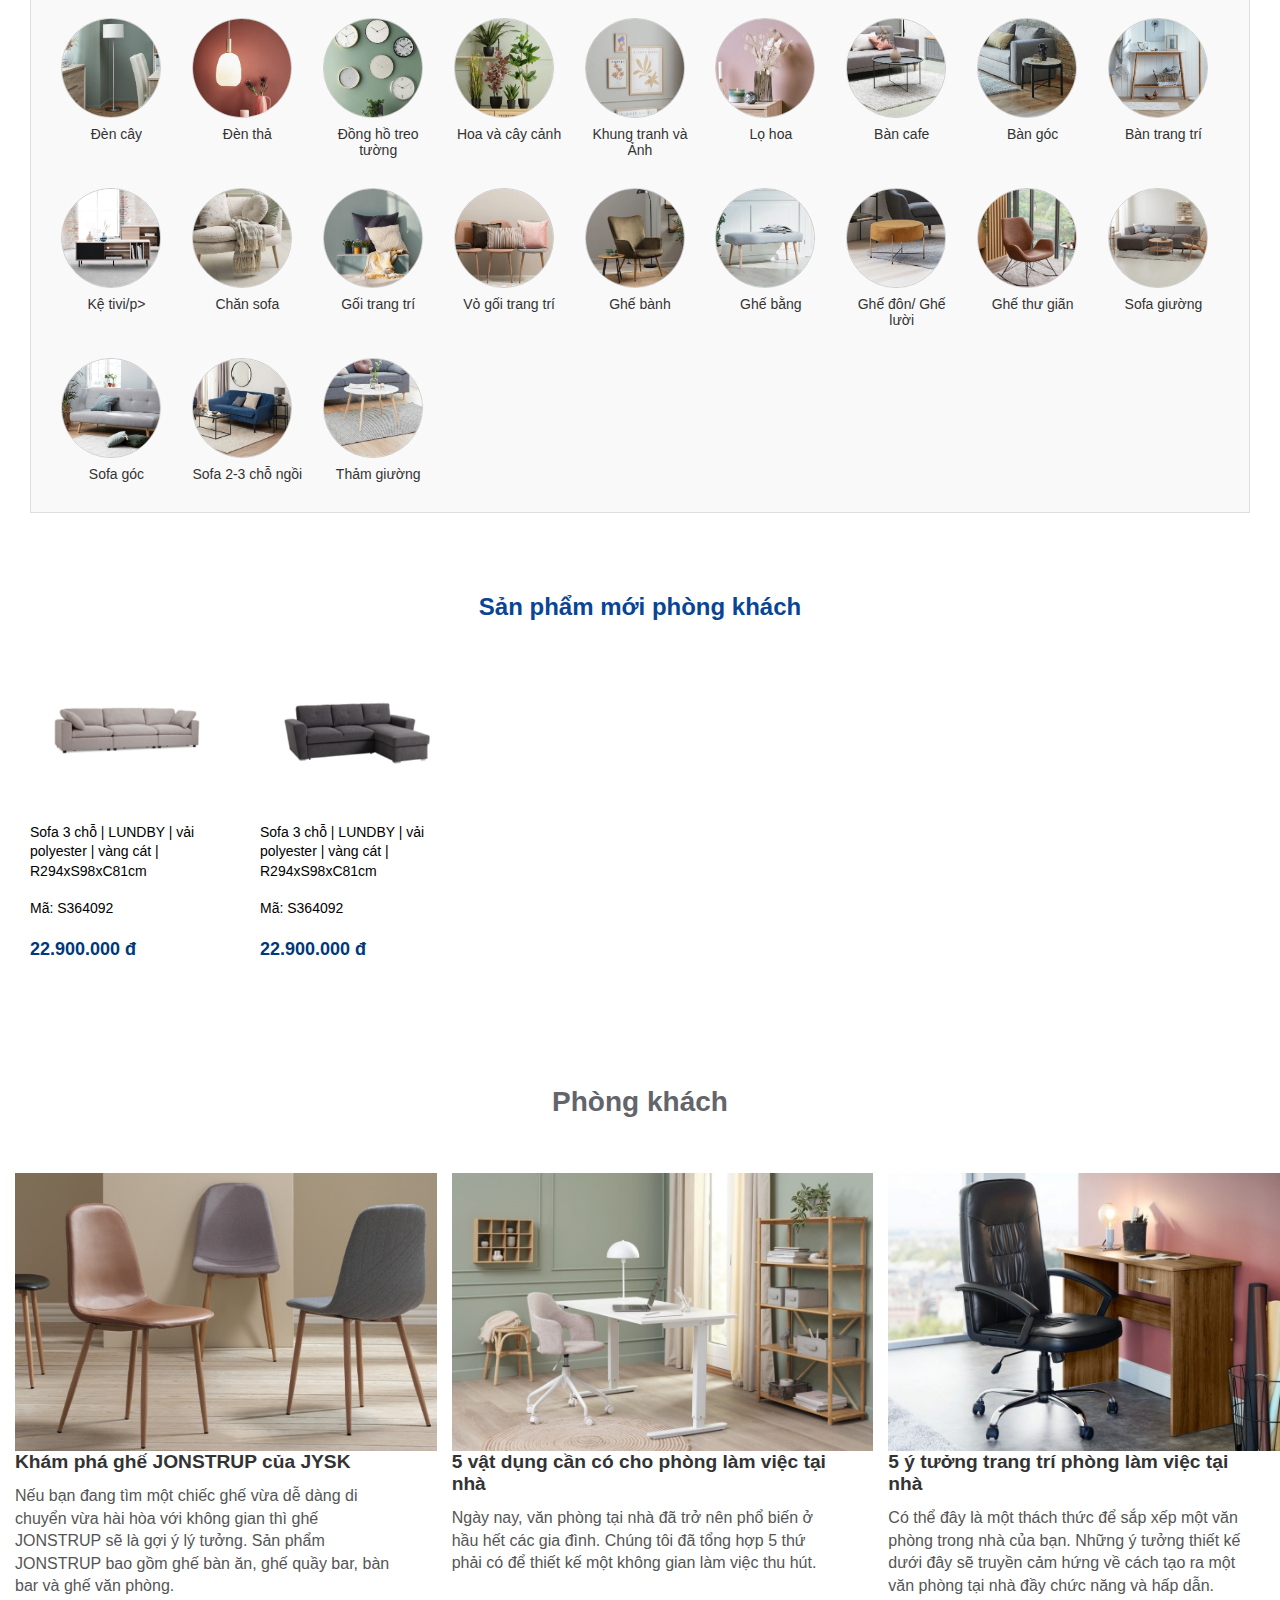
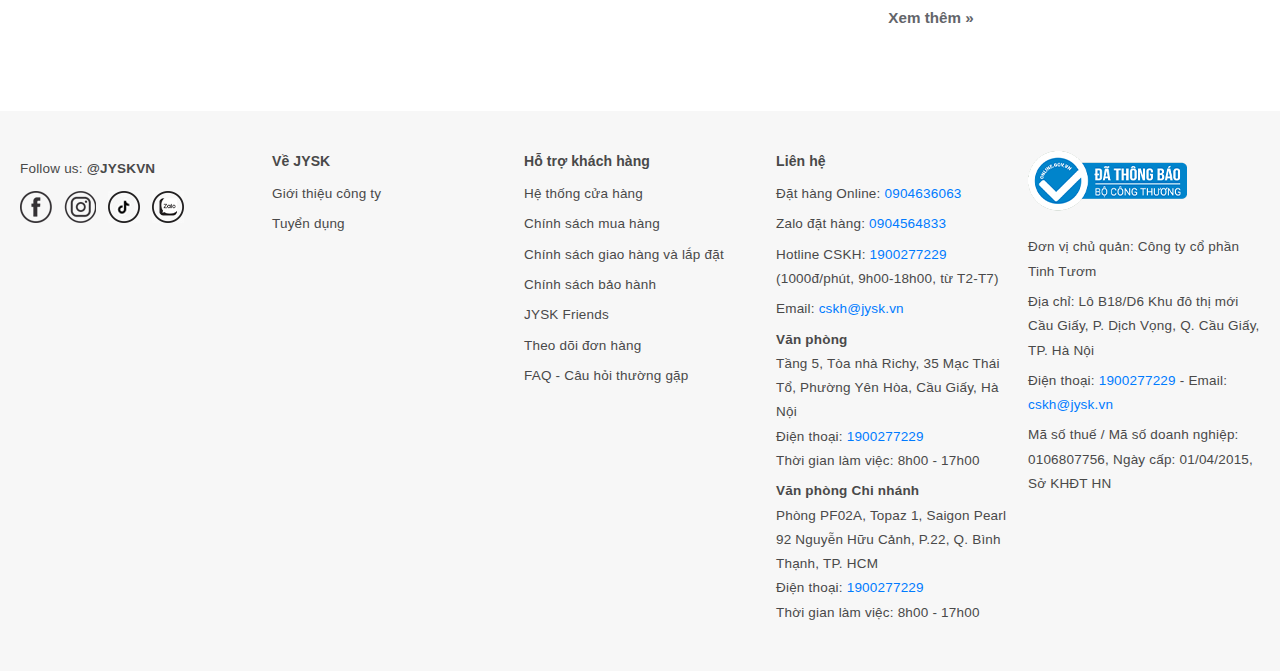
<file: phong.html>
<!DOCTYPE html>
<html lang="en">
<head>
    <meta charset="UTF-8">
    <meta name="viewport" content="width=device-width, initial-scale=1.0">
    <title>Document</title>
    <link rel="stylesheet" href="css/styles.css">
    <link rel="stylesheet" href="css/reponsize.css">
      <link rel="stylesheet" href="https://cdnjs.cloudflare.com/ajax/libs/font-awesome/6.4.0/css/all.min.css">
</head>
<body>
      <header class="main-header">
    <div class="left-section">
            <button class="menu-toggle" id="menu-toggle">
      <i class="fas fa-bars"></i>
    </button>
      <div class="logo">
        <a href="index.html">
        <img src="img/logo.png" alt="JYSK Logo">   
        </a> 
      </div>
    <nav class="main-nav">
  <ul class="menu">
<li ><a href="product.html">Sản phẩm</a></li>
    <li><a href="phong.html">Phòng</a></li>
    <li><a href="blog.html">Blog</a></li>
    <li><a href="sale.html">Khuyến mãi</a></li>
  </ul>
</nav>
    </div>

    <div class="right-section">
      <div class="icon-row">
        <a href="#"><i class="fas fa-map-marker-alt"></i><span>Hệ thống<br>cửa hàng</span></a>
        <a href="#"><i class="fas fa-truck"></i><span>Theo dõi<br>đơn hàng</span></a>
        <a href="#"><i class="fas fa-user"></i><span>Đăng nhập</span></a>
        <a href="#"><i class="fas fa-phone"></i><span>Gọi đặt hàng<br>0904 63 60 63</span></a>
        <a href="#" class="lang"> <strong>VN</strong>/ EN</a>
      </div>
      <div class="search-cart-row">
        <div class="search-box">
          <input type="text" placeholder="Bạn cần tìm kiếm sản phẩm nào?">
          <button><i class="fas fa-search"></i></button>
        </div>
        <a href="#" class="cart-icon">
          <i class="fas fa-shopping-cart"></i><span class="cart-count">0</span>
        </a>
      </div>
    </div>

  </header>


  <!-- phòng -->
   <div class="room-category-container">
  <div class="breadcrumb">
    <a href="#">Trang chủ</a> /
    <a href="#">Phòng</a> /
    <a href="#">Không gian phòng</a> /
    <span>Phòng khách</span>
  </div>

  <div class="room-category-list">
    <div class="room-item">
      <img src="img/bancong.jpg" alt="Ban công">
      <p>Ban công - Sân vườn</p>
    </div>
    <div class="room-item active">
      <img src="img/phongkhach.jpg" alt="Phòng khách">
      <p>Phòng khách</p>
    </div>
    <div class="room-item">
      <img src="img/phonglamviec.jpg" alt="Phòng làm việc">
      <p>Phòng làm việc</p>
    </div>
    <div class="room-item">
      <img src="img/phongngu.jpg" alt="Phòng ngủ">
      <p>Phòng ngủ</p>
    </div>
    <div class="room-item">
      <img src="img/phongtam.jpg" alt="Phòng tắm">
      <p>Phòng tắm</p>
    </div>
    <div class="room-item">
      <img src="img/sanhvaloivao.jpg" alt="Sảnh và lối vào">
      <p>Sảnh và lối vào</p>
    </div>
    <div class="room-item">
      <img src="img/phongan.jpg" alt="Phòng ăn">
      <p>Phòng ăn</p>
    </div>
  </div>
</div>


<!-- bài viết -->
 <section class="sofa-section">
  <h2 class="section-title">NỘI THẤT SCANDINAVIAN CHO PHÒNG KHÁCH</h2>
  <div class="sofa-content">
    <div class="sofa-image">
      <img src="img/baivietphong.jpg" alt="Sofa Scandinavian">
    </div>
    <div class="sofa-text">
      <h3>Lựa chọn sofa phòng khách</h3>
      <p><strong>Có rất nhiều lựa chọn khi chọn ghế sofa mới</strong> và bạn cần cân nhắc nhiều câu hỏi khi quyết định xem ghế sofa nào là tốt nhất cho bạn. Ghế sofa sẽ được bố trí ở đâu? Ghế sofa mới của bạn nên được làm bằng vật liệu gì? Chúng tôi đã đưa ra một hướng dẫn mua ghế sofa với lời khuyên về những gì bạn cần phải ghi nhớ để sở hữu <strong class="highlight">phòng khách đẹp</strong> với một không gian sang trọng và thoải mái nhất.</p>
      <p>Phòng khách là nơi sinh hoạt của tất cả mọi thành viên trong gia đình, là nơi mang đến những giờ phút ấm cúng sau một ngày làm việc mệt mỏi. Bạn cần thiết kế phòng khách với những vật dụng đầy đủ, gọn gàng và thẩm mỹ, đồng thời thể hiện được cá tính và gu thẩm mỹ riêng.</p>
    </div>
  </div>
</section>
<!-- bài viết t2 -->
 <div class="sofa-favorite">
  <div class="sofa-favorite-text">
    <h3>Mẫu phòng khách được yêu thích</h3>
    <p>Lựa chọn phòng khách phổ biến khách hàng yêu thích</p>
  </div>
  <div class="sofa-favorite-img">
    <img src="img/baiviet.jpg" alt="Phòng khách yêu thích">
  </div>
</div>


<!-- Các nhóm sản phẩm trong phòng khách -->
<div class="product-group1">
  <h3>Các nhóm sản phẩm trong phòng khách</h3>
  <div class="product-group-list1">
    <div class="product-item12">
      <img src="img/dencay.jpg" alt="Đèn cây">
      <p>Đèn cây</p>
    </div>
    <div class="product-item12">
      <img src="img/dentha.jpg" alt="Đèn thả">
      <p>Đèn thả</p>
    </div>
    <div class="product-item12">
      <img src="img/donghotreotuong.jpg" alt="Đồng hồ treo tường">
      <p>Đồng hồ treo tường</p>
    </div>
    <div class="product-item12">
      <img src="img/hoavacay.jpg" alt="Hoa và cây cảnh">
      <p>Hoa và cây cảnh</p>
    </div>
    
  <div class="product-item12">
      <img src="img/khungtranh.jpg" alt="Hoa và cây cảnh">
      <p>Khung tranh và Ảnh</p>
    </div>
      <div class="product-item12">
      <img src="img/loho.jpg" alt="Hoa và cây cảnh">
      <p>Lọ hoa</p>
    </div>
      <div class="product-item12">
      <img src="img/bancaffe.jpg" alt="Hoa và cây cảnh">
      <p>Bàn cafe</p>
    </div>
      <div class="product-item12">
      <img src="img/bangoc.jpg" alt="Hoa và cây cảnh">
      <p>Bàn góc</p>
    </div>
      <div class="product-item12">
      <img src="img/bantrangtri.jpg" alt="Hoa và cây cảnh">
      <p>Bàn trang trí</p>
    </div>
      <div class="product-item12">
      <img src="img/ke-tivi-jysk-2208.jpg" alt="Hoa và cây cảnh">
      <p>Kệ tivi/p>
    </div>
      <div class="product-item12">
      <img src="img/chánofa.jpg" alt="Hoa và cây cảnh">
      <p>Chăn sofa</p>
    </div>
      <div class="product-item12">
      <img src="img/goctrangtri.jpg" alt="Hoa và cây cảnh">
      <p>Gối trang trí</p>
    </div>
      <div class="product-item12">
      <img src="img/vogoi.jpg" alt="Hoa và cây cảnh">
      <p>Vỏ gối trang trí</p>
    </div>
      <div class="product-item12">
      <img src="img/ghebanh.jpg" alt="Hoa và cây cảnh">
      <p>Ghế bành</p>
    </div>
      <div class="product-item12">
      <img src="img/ghebang.jpg" alt="Hoa và cây cảnh">
      <p>Ghế bằng</p>
    </div>
      <div class="product-item12">
      <img src="img/ghedon.jpg" alt="Hoa và cây cảnh">
      <p>Ghế đôn/ Ghế lười</p>
    </div>
      <div class="product-item12">
      <img src="img/ghethugian.jpg" alt="Hoa và cây cảnh">
      <p>Ghế thư giãn</p>
    </div>
      <div class="product-item12">
      <img src="img/sofagiao.jpg" alt="Hoa và cây cảnh">
      <p>Sofa giường</p>
    </div>
      <div class="product-item12">
      <img src="img/sofagiuong.jpg" alt="Hoa và cây cảnh">
      <p>Sofa góc</p>
    </div>
      <div class="product-item12">
      <img src="img/sofa23.jpg" alt="Hoa và cây cảnh">
      <p>Sofa 2-3 chỗ ngồi</p>
    </div>
      <div class="product-item12">
      <img src="img/tham.jpg" alt="Hoa và cây cảnh">
      <p>Thảm giường</p>
    </div>
      
  </div>
</div>

<!-- sanr phaamr -->
 <div class="product-slider-container">
  <h2>Sản phẩm mới phòng khách</h2>
  

  <div class="product-slider">
    <div class="product-track" id="productTrack">
      <!-- Sản phẩm -->
      <div class="product-item">
        <div class="product-img">
          <img src="img/anh1.jpg" alt="Sofa" class="img-default">
          <img src="img/anh2.jpg" alt="Sofa Hover" class="img-hover">
        </div>

        <!-- ICON chuyển xuống dưới hình -->
        <div class="product-icons">
          <button class="icon-btn">🤍</button>
          <button class="icon-btn">🛒</button>
        </div>
<a href="productdetail.html" style="  text-decoration: none;">
        <div class="product-info">
          <p>Sofa 3 chỗ | LUNDBY | vải polyester | vàng cát | R294xS98xC81cm</p>
          <p>Mã: S364092</p>
          <p class="price">22.900.000 đ</p>
        </div>
</a>
      </div>

      <!-- Lặp thêm nhiều sản phẩm -->
      <div class="product-item">
        <div class="product-img">
          <img src="img/anh3.jpg" alt="Sofa" class="img-default">
          <img src="img/anh4.jpg" alt="Sofa Hover" class="img-hover">
        </div>

        <!-- ICON chuyển xuống dưới hình -->
        <div class="product-icons">
          <button class="icon-btn">🤍</button>
          <button class="icon-btn">🛒</button>
        </div>

        <div class="product-info">
          <p>Sofa 3 chỗ | LUNDBY | vải polyester | vàng cát | R294xS98xC81cm</p>
          <p>Mã: S364092</p>
          <p class="price">22.900.000 đ</p>
        </div>
      </div>
    </div>
  </div>
 </div>


 <!-- bài viết -->
  <div class="article-container">
  <h2>Phòng khách</h2>
  <div class="article-items-wrapper">
    <div class="article-item">
      <img src="img/bv1.jpg" alt="Khám phá ghế JONSTRUP" />
      <h3>Khám phá ghế JONSTRUP của JYSK</h3>
      <p>Nếu bạn đang tìm một chiếc ghế vừa dễ dàng di chuyển vừa hài hòa với không gian thì ghế JONSTRUP sẽ là gợi ý lý tưởng. Sản phẩm JONSTRUP bao gồm ghế bàn ăn, ghế quầy bar, bàn bar và ghế văn phòng.</p>
    </div>
    <div class="article-item">
      <img src="img/bv2.jpg" alt="5 vật dụng cần có cho phòng làm việc tại nhà" />
      <h3>5 vật dụng cần có cho phòng làm việc tại nhà</h3>
      <p>Ngày nay, văn phòng tại nhà đã trở nên phổ biến ở hầu hết các gia đình. Chúng tôi đã tổng hợp 5 thứ phải có để thiết kế một không gian làm việc thu hút.</p>
    </div>
    <div class="article-item">
      <img src="img/bv3.jpg" alt="5 ý tưởng trang trí phòng làm việc tại nhà" />
      <h3>5 ý tưởng trang trí phòng làm việc tại nhà</h3>
      <p>Có thể đây là một thách thức để sắp xếp một văn phòng trong nhà của bạn. Những ý tưởng thiết kế dưới đây sẽ truyền cảm hứng về cách tạo ra một văn phòng tại nhà đầy chức năng và hấp dẫn.</p>
      <a href="#">Xem thêm »</a>
    </div>
  </div>
</div>
 <footer class="footer">
  <div class="footer-container">
    <div class="footer-column social">
      <p>Follow us: <strong>@JYSKVN</strong></p>
      <div class="social-icons">
        <img src="img/fb.png" alt="Facebook">
        <img src="img/instagram.png" alt="Instagram">
        <img src="img/tiktok-fn.jpg" alt="TikTok">
        <img src="img/zalo-fn-2210.jpg" alt="Zalo">
      </div>
    </div>

    <div class="footer-column">
      <h4>Về JYSK</h4>
      <p>Giới thiệu công ty</p>
      <p>Tuyển dụng</p>
    </div>

    <div class="footer-column">
      <h4>Hỗ trợ khách hàng</h4>
      <p>Hệ thống cửa hàng</p>
      <p>Chính sách mua hàng</p>
      <p>Chính sách giao hàng và lắp đặt</p>
      <p>Chính sách bảo hành</p>
      <p>JYSK Friends</p>
      <p>Theo dõi đơn hàng</p>
      <p>FAQ - Câu hỏi thường gặp</p>
    </div>

    <div class="footer-column contact">
      <h4>Liên hệ</h4>
      <p>Đặt hàng Online: <a href="#">0904636063</a></p>
      <p>Zalo đặt hàng: <a href="#">0904564833</a></p>
      <p>Hotline CSKH: <a href="#">1900277229</a> (1000đ/phút, 9h00-18h00, từ T2-T7)</p>
      <p>Email: <a href="mailto:cskh@jysk.vn">cskh@jysk.vn</a></p>

      <p><strong>Văn phòng</strong><br>
        Tầng 5, Tòa nhà Richy, 35 Mạc Thái Tổ, Phường Yên Hòa, Cầu Giấy, Hà Nội<br>
        Điện thoại: <a href="#">1900277229</a><br>
        Thời gian làm việc: 8h00 - 17h00
      </p>

      <p><strong>Văn phòng Chi nhánh</strong><br>
        Phòng PF02A, Topaz 1, Saigon Pearl<br>
        92 Nguyễn Hữu Cảnh, P.22, Q. Bình Thạnh, TP. HCM<br>
        Điện thoại: <a href="#">1900277229</a><br>
        Thời gian làm việc: 8h00 - 17h00
      </p>
    </div>

    <div class="footer-column gov">
      <img src="img/bct.png" alt="Bộ Công Thương" width="120">
      <p>Đơn vị chủ quản: Công ty cổ phần Tinh Tươm</p>
      <p>Địa chỉ: Lô B18/D6 Khu đô thị mới Cầu Giấy, P. Dịch Vọng, Q. Cầu Giấy, TP. Hà Nội</p>
      <p>Điện thoại: <a href="#">1900277229</a> - Email: <a href="#">cskh@jysk.vn</a></p>
      <p>Mã số thuế / Mã số doanh nghiệp: 0106807756, Ngày cấp: 01/04/2015, Sở KHĐT HN</p>
    </div>
  </div>

</footer>
<script src="js/index.js"></script>
</body>
</html>
</file>
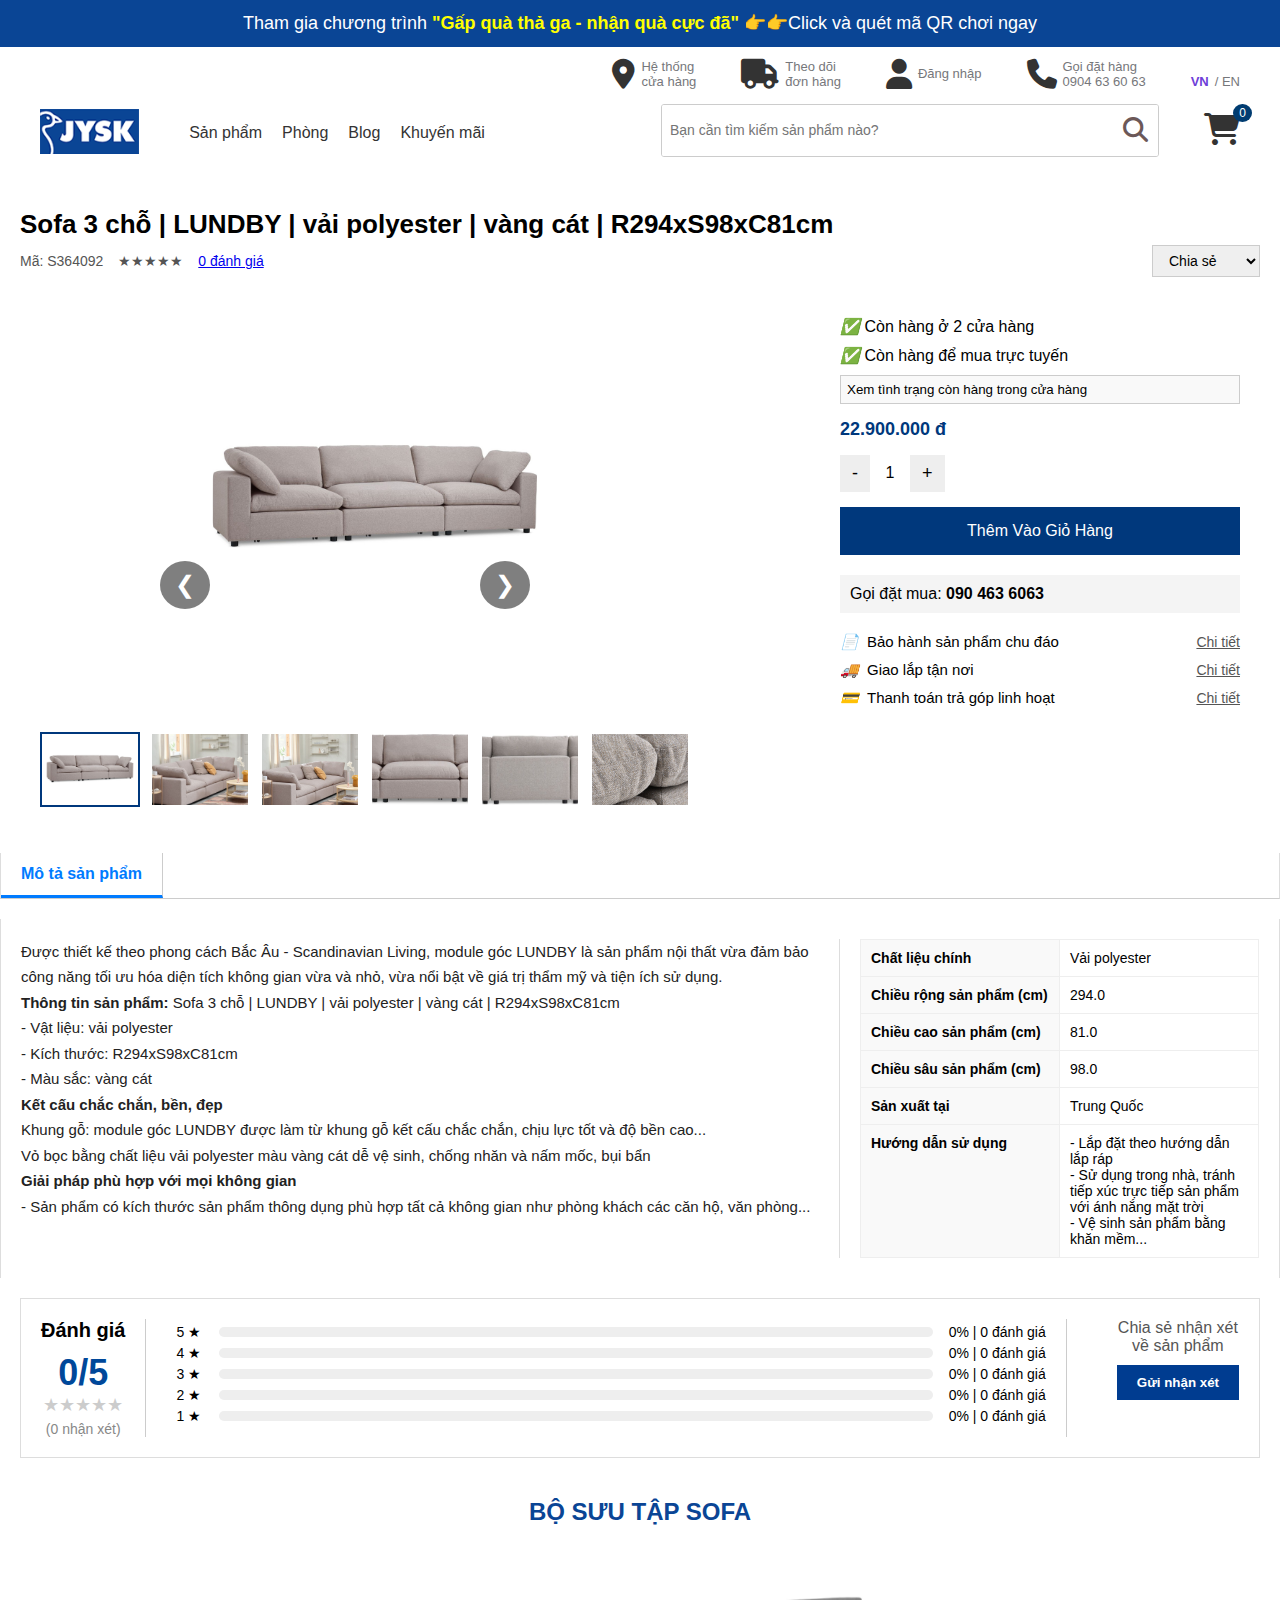
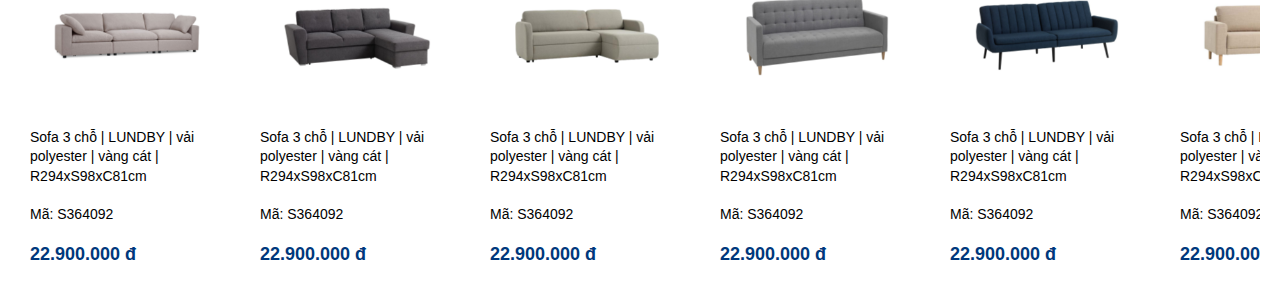
<file: productdetail.html>
<!DOCTYPE html>
<html lang="en">
<head>
    <meta charset="UTF-8">
    <meta name="viewport" content="width=device-width, initial-scale=1.0">
    <title>Document</title>
    <link rel="stylesheet" href="css/styles.css">
    <link rel="stylesheet" href="https://cdnjs.cloudflare.com/ajax/libs/font-awesome/6.4.0/css/all.min.css">
  <link rel="stylesheet" href="css/reponsize.css">
</head>
<body>
  <!-- Banner thông báo -->
    <div class="top-banner">
    <span>Tham gia chương trình <strong>"Gấp quà thả ga - nhận quà cực đã"</strong> 👉👉Click và quét mã QR chơi ngay</span> 
  </div>

  <!-- Header chính -->
  <header class="main-header">
    <div class="left-section">
            <button class="menu-toggle" id="menu-toggle">
      <i class="fas fa-bars"></i>
    </button>
  
      <div class="logo">
        <a href="index.html">
        <img src="img/logo.png" alt="JYSK Logo">    
        </a>
      </div>

    <nav class="main-nav">
  <ul class="menu">
<li ><a href="#">Sản phẩm</a></li>
    <li><a href="#">Phòng</a></li>
    <li><a href="#">Blog</a></li>
    <li><a href="#">Khuyến mãi</a></li>
  </ul>
</nav>
    </div>

    <div class="right-section">
      <div class="icon-row">
        <a href="#"><i class="fas fa-map-marker-alt"></i><span>Hệ thống<br>cửa hàng</span></a>
        <a href="#"><i class="fas fa-truck"></i><span>Theo dõi<br>đơn hàng</span></a>
        <a href="#"><i class="fas fa-user"></i><span>Đăng nhập</span></a>
        <a href="#"><i class="fas fa-phone"></i><span>Gọi đặt hàng<br>0904 63 60 63</span></a>
        <a href="#" class="lang"> <strong>VN</strong>/ EN</a>
      </div>
      <div class="search-cart-row">
        <div class="search-box">
          <input type="text" placeholder="Bạn cần tìm kiếm sản phẩm nào?">
          <button><i class="fas fa-search"></i></button>
        </div>
        <a href="#" class="cart-icon">
          <i class="fas fa-shopping-cart"></i><span class="cart-count">0</span>
        </a>
      </div>
    </div>
  </header>


<div class="container">
  <!-- Tiêu đề -->
  <div class="product-title">Sofa 3 chỗ | LUNDBY | vải polyester | vàng cát | R294xS98xC81cm</div>

  <div class="product-header">
    <div class="product-info-left">
      <span>Mã: S364092</span>
      <span class="stars">★★★★★</span>
      <a href="#">0 đánh giá</a>
    </div>
    <div class="share-box">
      <select class="share-select">
        <option>Chia sẻ</option>
        <option>Zalo</option>
        <option>Facebook</option>
      </select>
    </div>
  </div>

  <div class="product-detail">
   <div class="left-images">
    <!-- Nút Previous -->
    <button id="prevBtn">&#10094;</button>
  <div class="main-image-wrapper" style="position: relative;">

    <img src="img/anh1.jpg" class="main-image" id="mainImage" alt="Sofa chính">
  </div>
      <!-- Nút Next -->
    <button id="nextBtn" >&#10095;</button>

  <div class="thumbnail-wrapper">
    <div class="thumbnail-list" id="thumbnailList">
      <img src="img/anh1.jpg" class="thumb active" alt="thumb 1">
      <img src="img/ct1.jpg" class="thumb" alt="thumb 2">
      <img src="img/ct2.jpg" class="thumb" alt="thumb 3">
      <img src="img/ct3.jpg" class="thumb" alt="thumb 4">
      <img src="img/ct4.jpg" class="thumb" alt="thumb 5">
      <img src="img/ct5.jpg" class="thumb" alt="thumb 6">
    </div>
  </div>
</div>


    <div class="right-info">
      <div class="availability"><i>✅</i> Còn hàng ở 2 cửa hàng</div>
      <div class="availability"><i>✅</i> Còn hàng để mua trực tuyến</div>
      <input type="text" class="stock-check" value="Xem tình trạng còn hàng trong cửa hàng">

      <div class="price">22.900.000 đ</div>

      <div class="quantity-box">
        <button>-</button>
        <span>1</span>
        <button>+</button>
      </div>

      <div class="add-to-cart">Thêm Vào Giỏ Hàng</div>

      <div class="order-hotline">Gọi đặt mua: <strong>090 463 6063</strong></div>

      <div class="support-info"><i>📄</i><span>Bảo hành sản phẩm chu đáo</span><a href="#">Chi tiết</a></div>
      <div class="support-info"><i>🚚</i><span>Giao lắp tận nơi</span><a href="#">Chi tiết</a></div>
      <div class="support-info"><i>💳</i><span>Thanh toán trả góp linh hoạt</span><a href="#">Chi tiết</a></div>
    </div>
  </div>
</div>


<div class="tabs">
  <div class="tab active">Mô tả sản phẩm</div>
</div>

<div class="product-detail-wrapper">
  <div class="product-detail">
    <div class="product-description">
      <p>Được thiết kế theo phong cách Bắc Âu - Scandinavian Living, module góc LUNDBY là sản phẩm nội thất vừa đảm bảo công năng tối ưu hóa diện tích không gian vừa và nhỏ, vừa nổi bật về giá trị thẩm mỹ và tiện ích sử dụng.</p>

      <p><strong>Thông tin sản phẩm:</strong> Sofa 3 chỗ | LUNDBY | vải polyester | vàng cát | R294xS98xC81cm<br>
      - Vật liệu: vải polyester<br>
      - Kích thước: R294xS98xC81cm<br>
      - Màu sắc: vàng cát</p>

      <p><strong>Kết cấu chắc chắn, bền, đẹp</strong><br>
      Khung gỗ: module góc LUNDBY được làm từ khung gỗ kết cấu chắc chắn, chịu lực tốt và độ bền cao...<br>
      Vỏ bọc bằng chất liệu vải polyester màu vàng cát dễ vệ sinh, chống nhăn và nấm mốc, bụi bẩn</p>

      <p><strong>Giải pháp phù hợp với mọi không gian</strong><br>
      - Sản phẩm có kích thước sản phẩm thông dụng phù hợp tất cả không gian như phòng khách các căn hộ, văn phòng...</p>
    </div>

    <div class="product-specs">
      <table>
        <tr>
          <td>Chất liệu chính</td>
          <td>Vải polyester</td>
        </tr>
        <tr>
          <td>Chiều rộng sản phẩm (cm)</td>
          <td>294.0</td>
        </tr>
        <tr>
          <td>Chiều cao sản phẩm (cm)</td>
          <td>81.0</td>
        </tr>
        <tr>
          <td>Chiều sâu sản phẩm (cm)</td>
          <td>98.0</td>
        </tr>
        <tr>
          <td>Sản xuất tại</td>
          <td>Trung Quốc</td>
        </tr>
        <tr>
          <td>Hướng dẫn sử dụng</td>
          <td>
            - Lắp đặt theo hướng dẫn lắp ráp<br>
            - Sử dụng trong nhà, tránh tiếp xúc trực tiếp sản phẩm với ánh nắng mặt trời<br>
            - Vệ sinh sản phẩm bằng khăn mềm...
          </td>
        </tr>
      </table>
    </div>
  </div>
</div>

<!-- đánh giá -->
<div class="rating-container">
  <div class="rating-box">
    <div class="rating-summary">
      <h3>Đánh giá</h3>
      <div class="score">0/5</div>
      <div class="stars">★★★★★</div>
      <div class="review-count">(0 nhận xét)</div>
    </div>

    <div class="rating-details">
      <div class="rating-row"><span>5 ★</span><div class="bar"><div class="fill" style="width: 0%"></div></div><span>0% | 0 đánh giá</span></div>
      <div class="rating-row"><span>4 ★</span><div class="bar"><div class="fill" style="width: 0%"></div></div><span>0% | 0 đánh giá</span></div>
      <div class="rating-row"><span>3 ★</span><div class="bar"><div class="fill" style="width: 0%"></div></div><span>0% | 0 đánh giá</span></div>
      <div class="rating-row"><span>2 ★</span><div class="bar"><div class="fill" style="width: 0%"></div></div><span>0% | 0 đánh giá</span></div>
      <div class="rating-row"><span>1 ★</span><div class="bar"><div class="fill" style="width: 0%"></div></div><span>0% | 0 đánh giá</span></div>
    </div>

    <div class="rating-submit">
      <p>Chia sẻ nhận xét<br>về sản phẩm</p>
      <button>Gửi nhận xét</button>
    </div>
  </div>
</div>

<!-- sản phẩm tương tự -->
<div class="product-slider-container">
  <h2>BỘ SƯU TẬP SOFA</h2>


  <div class="product-slider">
    <div class="product-track" id="productTrack">
      <!-- Sản phẩm -->
      <div class="product-item">
        <div class="product-img">
          <img src="img/anh1.jpg" alt="Sofa" class="img-default">
          <img src="img/anh2.jpg" alt="Sofa Hover" class="img-hover">
        </div>

        <!-- ICON chuyển xuống dưới hình -->
        <div class="product-icons">
          <button class="icon-btn">🤍</button>
          <button class="icon-btn">🛒</button>
        </div>
<a href="productdetail.html" style="  text-decoration: none;">
        <div class="product-info">
          <p>Sofa 3 chỗ | LUNDBY | vải polyester | vàng cát | R294xS98xC81cm</p>
          <p>Mã: S364092</p>
          <p class="price">22.900.000 đ</p>
        </div>
</a>
      </div>

      <!-- Lặp thêm nhiều sản phẩm -->
      <div class="product-item">
        <div class="product-img">
          <img src="img/anh3.jpg" alt="Sofa" class="img-default">
          <img src="img/anh4.jpg" alt="Sofa Hover" class="img-hover">
        </div>

        <!-- ICON chuyển xuống dưới hình -->
        <div class="product-icons">
          <button class="icon-btn">🤍</button>
          <button class="icon-btn">🛒</button>
        </div>

        <div class="product-info">
          <p>Sofa 3 chỗ | LUNDBY | vải polyester | vàng cát | R294xS98xC81cm</p>
          <p>Mã: S364092</p>
          <p class="price">22.900.000 đ</p>
        </div>
      </div>

      <div class="product-item">
        <div class="product-img">
          <img src="img/anh5.jpg" alt="Sofa" class="img-default">
          <img src="img/anh6.png" alt="Sofa Hover" class="img-hover">
        </div>

        <!-- ICON chuyển xuống dưới hình -->
        <div class="product-icons">
          <button class="icon-btn">🤍</button>
          <button class="icon-btn">🛒</button>
        </div>

        <div class="product-info">
          <p>Sofa 3 chỗ | LUNDBY | vải polyester | vàng cát | R294xS98xC81cm</p>
          <p>Mã: S364092</p>
          <p class="price">22.900.000 đ</p>
        </div>
      </div>

      <div class="product-item">
        <div class="product-img">
          <img src="img/anh7.jpg" alt="Sofa" class="img-default">
          <img src="img/anh8.png" alt="Sofa Hover" class="img-hover">
        </div>

        <!-- ICON chuyển xuống dưới hình -->
        <div class="product-icons">
          <button class="icon-btn">🤍</button>
          <button class="icon-btn">🛒</button>
        </div>

        <div class="product-info">
          <p>Sofa 3 chỗ | LUNDBY | vải polyester | vàng cát | R294xS98xC81cm</p>
          <p>Mã: S364092</p>
          <p class="price">22.900.000 đ</p>
        </div>
      </div>

      <div class="product-item">
        <div class="product-img">
          <img src="img/anh9.jpg" alt="Sofa" class="img-default">
          <img src="img/anh10.jpg" alt="Sofa Hover" class="img-hover">
        </div>

        <!-- ICON chuyển xuống dưới hình -->
        <div class="product-icons">
          <button class="icon-btn">🤍</button>
          <button class="icon-btn">🛒</button>
        </div>

        <div class="product-info">
          <p>Sofa 3 chỗ | LUNDBY | vải polyester | vàng cát | R294xS98xC81cm</p>
          <p>Mã: S364092</p>
          <p class="price">22.900.000 đ</p>
        </div>
      </div>

      <div class="product-item">
        <div class="product-img">
          <img src="img/anh11.jpg" alt="Sofa" class="img-default">
          <img src="img/anh12.jpg" alt="Sofa Hover" class="img-hover">
        </div>

        <!-- ICON chuyển xuống dưới hình -->
        <div class="product-icons">
          <button class="icon-btn">🤍</button>
          <button class="icon-btn">🛒</button>
        </div>

        <div class="product-info">
          <p>Sofa 3 chỗ | LUNDBY | vải polyester | vàng cát | R294xS98xC81cm</p>
          <p>Mã: S364092</p>
          <p class="price">22.900.000 đ</p>
        </div>
      </div>

    
      </div>

    </div>
  </div>

 <script>
  const mainImage = document.getElementById("mainImage");
  const thumbnails = document.querySelectorAll(".thumb");
  const prevBtn = document.getElementById("prevBtn");
  const nextBtn = document.getElementById("nextBtn");

  const images = [
    "img/anh1.jpg",
    "img/ct1.jpg",
    "img/ct2.jpg",
    "img/ct3.jpg",
    "img/ct4.jpg",
    "img/ct5.jpg"
  ];

  let currentIndex = 0;

  function showImage(index) {
    if (index < 0) index = images.length - 1;
    if (index >= images.length) index = 0;
    currentIndex = index;

    mainImage.src = images[currentIndex];

    thumbnails.forEach((thumb, i) => {
      thumb.classList.toggle("active", i === currentIndex);
    });
  }

  // Click thumbnail đổi ảnh
  thumbnails.forEach((thumb, index) => {
    thumb.addEventListener("click", () => {
      showImage(index);
    });
  });

  // Nút prev/next
  prevBtn.addEventListener("click", () => {
    showImage(currentIndex - 1);
  });

  nextBtn.addEventListener("click", () => {
    showImage(currentIndex + 1);
  });



  // Khởi tạo ảnh đầu tiên
  showImage(currentIndex);
</script>
<script src="js/index.js"></script>

</body>
</html>
</file>
<file: css/styles.css>
* {
  box-sizing: border-box;
  margin: 0;
  padding: 0;
  
}

body {
font-family: 'Segoe UI', Tahoma, Geneva, Verdana, sans-serif;
}

/* Banner thông báo */
.top-banner {
  background-color:#0a4595;
  color: white;
  padding: 11px 0;
  text-align: center;
  font-size: 18px;
  line-height: 1.375;
}

.top-banner strong {
  color: #ff0;
}
.menu-toggle {
  display: none; /* Mặc định ẩn trên máy tính */
}


/* Header */
.main-header {
  display: flex;
  justify-content: space-between;
  align-items: flex-start;
  padding: 12px 40px;
  background-color: white;
  flex-wrap: wrap;
}

/* Logo + menu */
.left-section {
  display: flex;
  align-items: center;
  margin-top: 50px;
  gap: 30px;
}

.logo img {
  height: 45px;
}

.nav-menu {
  display: flex;
  gap: 25px;
}

.nav-menu a {
  text-decoration: none;
  color: #333;
  font-size: 18px;
  font-weight: 500;
}

.menu {
  list-style: none;
  display: flex;
  gap: 20px;
  padding: 10px 20px;
  margin: 0;
}

.menu li {
  position: relative;
}

.menu a {
  text-decoration: none;
  color: #333;
  font-weight: 500;
}

.has-submenu:hover .submenu {
  display: flex;
}












/* Right Section */
.right-section {
  display: flex;
  flex-direction: column;
  align-items: flex-end;
  margin-bottom: 20px;
  gap: 10px;

}

.icon-row {
  display: flex;
  gap: 45px;
  justify-content: flex-end;
  align-items: center;
}

.icon-row a {
  text-decoration: none;
  color: #333;
  font-size: 13px;
  display: flex;
  align-items: center;
  gap: 6px; /* Khoảng cách giữa icon và chữ */
}

.icon-row a i {
  font-size: 30px;

}
.icon-row span{
    color: #76777b;
}
.icon-row .lang {
  font-size: 13px;
  margin-top: 15px; 
  color: #76777b;
}
.icon-row strong{
    color: #6e40d8;
}


/* Tìm kiếm + giỏ hàng */
.search-cart-row {
  display: flex;
  align-items: center;
  margin-top: 5px;
  gap: 45px;
}

.search-box {
  display: flex;
  border: 1px solid #ccc;
  border-radius: 3px;
  overflow: hidden;
  width: 31.125rem;
  height: 3.313rem;
  color: #76777b;
}

.search-box input {
  border: none;
  padding: 8px;
  flex-grow: 1;
  outline: none;
  font-size: 14px;
}

.search-box button {
  background-color: white;
  border: none;
  padding: 0 10px;
  cursor: pointer;
  font-size: 25px;
  color: #6c5858;
}

/* Giỏ hàng */
.cart-icon {
  position: relative;
  font-size: 32px;
  color: #333;
  text-decoration: none;
  
}

.cart-count {
  background-color: #003c71;
  color: white;
  border-radius: 50%;
  font-size: 12px;
  padding: 2px 6px;
  position: absolute;
  top: -8px;
  right: -12px;
}
/* Banner ảnh dưới header */
.slider-container {
  position: relative;
  width: 100%;
  overflow: hidden;
  
}
.sale-badge {
  position: absolute;
  top: 10px;
  right: 10px;
  width: 40px;
  height: 40px;
  background: #0a4595;
  color: #fff;
  border-radius: 50%;
  font-size: 15px;
  font-weight: bold;
  z-index: 2;
  box-shadow: 0 2px 8px rgba(0,0,0,0.08);
  letter-spacing: 1px;
  text-transform: uppercase;
  pointer-events: none;
  display: flex;
  align-items: center;
  justify-content: center;
  padding: 0;
}
.price-old {
  color: #888;
  text-decoration: line-through;
  font-size: 14px;
  margin: 0 0 4px 0;
  display: block;
}
.slider {
  display: flex;
  transition: transform 0.8s ease-in-out;
  will-change: transform;
}

.slider img {
  width: 100%;
  height: 100%;
  object-fit: cover;
  flex-shrink: 0;
   object-fit: contain;
}

.dots {
  position: absolute;
  bottom: 15px;
  left: 50%;
  transform: translateX(-50%);
  display: flex;
  gap: 10px;
}

.dot {
  width: 18px;
  height: 18px;
  border-radius: 50%;
  background-color: rgba(255, 255, 255, 0.5);
  cursor: pointer;
  transition: background-color 0.3s ease;
}

.dot.active {
  background-color:#0a4595;
}

.menu-toggle {
  display: none;
  background: none;
  border: none;
  font-size: 24px;
  cursor: pointer;
}


/* Container tổng */
.product-slider-container {
  max-width: 1415px;
  margin: 0 auto;
  padding: 20px;
  position: relative;
}

.product-slider-container h2 {
  font-size: 24px;
  margin-bottom: 20px;
}

.product-slider-container h2{
  text-align: center;
  color: #0a4595;
}

/* container2 */
.product-slider-container1 {
  max-width: 1415px;
  margin: 0 auto;
  padding: 20px;
  position: relative;
  top: 60px;
}

.product-slider-container1 h2 {
  font-size: 24px;
  margin-bottom: 20px;
}

.product-slider-container1 h2{
  text-align: center;
  color: #63656a;
;
}

/* Slider */
.product-slider {
  position: relative;
  overflow: hidden;
   width: 100%;
}

.product-track {
  display: flex;
transition: transform 0.5s ease;
  /* Đặt độ rộng đủ chứa tất cả sản phẩm */
  width: max-content;
  gap: 16px;
}


/* Sản phẩm */
.product-item {
  width: 214px;
  background: #fff;
  transition: border 0.3s ease;
  padding: 10px;
  box-sizing: border-box;
  position: relative;
}

.product-item:hover {
  border: 1px solid #ccc;
}

/* Hình ảnh */
.product-img {
  position: relative;
  width: 100%;
  height: 160px;
  overflow: hidden;
}

.product-img img {
  width: 100%;
  height: 100%;
  object-fit: contain;
  transition: opacity 0.3s ease;
  display: block;
  backface-visibility: hidden;
  will-change: opacity;

}

.img-hover {
  position: absolute;
  top: 0;
  left: 0;
  opacity: 0;
}

.product-item:hover .img-hover {
  opacity: 1;
}

/* Icon trái tim + giỏ hàng: DI CHUYỂN DƯỚI HÌNH */
.product-icons {
  display: flex;
  justify-content: flex-end;
  gap: 8px;
  height: 32px;         /* Chiếm chỗ từ đầu */
  opacity: 0;           /* Ẩn icon bằng opacity */
  pointer-events: none;
  transition: opacity 0.3s ease;
  position: absolute;   /* Hoặc absolute để không ảnh hưởng layout chính */
  bottom: 10px;         /* Căn dưới ảnh sản phẩm hoặc vùng hiển thị */
  right: 10px;
}
.product-item {
  position: relative;
  overflow: hidden;
}


.product-item:hover .product-icons {
  opacity: 1;
  pointer-events: auto;
}

.icon-btn {
  background: none;
  border: none;
  font-size: 18px;
  cursor: pointer;
}




/* Thông tin */
.product-info {
  margin-top: 8px;
  font-size: 14px;
  color: #000;
  line-height: 1.4;
  display: grid;
  gap: 10px;
}

.product-info p {
  margin: 4px 0;
  gap: 3px;
}

.price {
  font-weight: bold;
  color: #004aad;
  font-size: 18px;
  margin-top: 5px;
}

/* Nút trượt */
.slide-btn {
  position: absolute;
  top: 50%;
  transform: translateY(-50%);
  font-size: 28px;
  background-color: white;
  border: 1px solid #ccc;
  width: 40px;
  height: 40px;
  border-radius: 50%;
  z-index: 100;
  cursor: pointer;
  display: flex;
  align-items: center;
  justify-content: center;
}

/* Nút trái nằm hoàn toàn ngoài vùng sản phẩm */
.slide-btn.left {
  left: -20px;
}

/* Nút phải nằm hoàn toàn ngoài vùng sản phẩm */
.slide-btn.right {
  right: -29px;
}


.slider-wrapper {
  position: relative;
  max-width: 1415px;
  margin: auto;
  padding: 20px 0;
}
.slider-wrapper h2{
margin-top: 80px;
padding: 20px;
}

.slider-title {
  text-align: center;
  font-size: 24px;
  font-weight: bold;
  margin-bottom: 20px;
  color: #333;
  text-transform: uppercase;
}

.slider-container {
  overflow: hidden;
  width: 100%;
}

.slider-track {
  display: flex;
  transition: transform 0.5s ease;
}

.slider-item {
  flex: 0 0 50%;
  position: relative;
  box-sizing: border-box;
}

.slider-item img {
  width: 98%;
  height: 350px;
  object-fit: cover;
  display: block;
}

/* Caption */
.caption {
  position: absolute;
  bottom: 0;
  left: 0;
  right: 0;
  background: rgba(68,68,68,.6);
  color: white;
  text-align: center;
  padding: 18px 0;
  font-size: 14px;
  font-weight: 500;
  width: 98%;
  
}

.slide-btn1 {
  position: absolute;
  top: 70%;
  transform: translateY(-50%);
  font-size: 28px;
  background-color: white;
  border: 1px solid #ccc;
  width: 40px;
  height: 40px;
  border-radius: 50%;
  z-index: 100;
  cursor: pointer;
  display: flex;
  align-items: center;
  justify-content: center;
}


/* Nút trái ra ngoài bên trái slider */
.slide-btn1.left1 {
  left: -29px; /* Đẩy nút ra ngoài */
}

/* Nút phải ra ngoài bên phải slider */
.slide-btn1.right1 {
  right: -29px; /* Đẩy nút ra ngoài */
}



/* bài viết */
.article-container {
  display: flex;
  flex-wrap: wrap;
  flex-direction: column;
  gap: 10px;
  max-width: 1415px;
  margin: 0 auto;
  box-sizing: border-box;
  text-align: center;
}
.article-container h2 {
  text-align: center;
  width: 100%;
  margin-bottom: 30px;
  font-size: 28px;
  font-weight: bold;
  color:#63656a;
  margin-top: 90px;
}

.article-container .article-items-wrapper {
  display: flex;
  flex-wrap: wrap;
  width: 100%;
  justify-content: space-between;
}

.article-item {
  width: calc((100% - 60px) / 3); /* 3 bài + 2 khoảng cách 30px */
  box-sizing: border-box;
  display: flex;
  flex-direction: column;
  align-items: flex-start;
  background: #fff;
  padding: 15px;
  border-radius: 8px;
}
.article-item img {
    width: 443.33px;
  height: 278.29px;
  object-fit: cover;
}

.article-item h3 {
  font-size: 1.2rem;
  font-weight: 600;
  margin-bottom: 12px;
  color: #333;
  text-align: left;
}

.article-item p {
  font-size: 1rem;
  line-height: 1.4;
  color: #555;
  margin-bottom: 12px;
    text-align: left;
}

.article-item a {
  font-weight: 600;
  font-size: 0.95rem;
  color: #63656a;
  text-decoration: none;
  transition: color 0.3s ease;
    text-align: left;
}

.article-item a:hover {
  color: #63656a;
  text-decoration: underline;
}


/* footer */
.footer {
  margin-top: 70px;
  background-color:#f7f7f7;
  padding: 40px 20px;
  font-family: Arial, sans-serif;
  color: #494949;
  position: relative;
  font-size: 13.5px; /* Điều chỉnh kích thước chữ */
  line-height: 1.8;  /* Khoảng cách dòng sát với ảnh */
  letter-spacing: 0.2px; /* Khoảng cách giữa các chữ */
}

.footer-container {
  display: flex;
  flex-wrap: wrap;
  gap: 20px;
  max-width: 1400px;
  margin: 0 auto;
  justify-content: space-between;
}

.footer-column {
  flex: 1 1 200px;
  min-width: 200px;
  
}

.footer-column h4 {
  margin-bottom: 10px;
  font-weight: bold;
  font-size: 14px;
  line-height: 1.5;
  letter-spacing: 0.1px;
}

.footer-column p {
  margin: 6px 0;
  font-size: 13.5px;
  letter-spacing: 0.2px;
}

.footer-column a {
  color: #007bff;
  text-decoration: none;
  font-size: 13.5px;
  letter-spacing: 0.2px;
}

.footer-column a:hover {
  text-decoration: underline;
}

.social .social-icons {
  margin-top: 10px;
  display: flex;
  gap: 12px;
}

.social-icons img {
  width: 32px;
  height: 32px;
}

.gov img {
  margin-bottom: 10px;
  width: 159px;
  height: 60px;
}


/* chi tiết sản phẩm */
.container {
  max-width: 1300px;
  margin: 0 auto;
  padding: 20px;
}

.product-title {
  font-size: 26px;
  font-weight: bold;
  margin-bottom: 5px;
}

.product-header {
  display: flex;
  justify-content: space-between;
  align-items: center;
  margin-bottom: 10px;
}

.product-info-left {
  display: flex;
  align-items: center;
  gap: 15px;
  font-size: 14px;
  color: #555;
}

.share-select {
  padding: 6px 12px;
  font-size: 14px;
  border: 1px solid #ccc;
}

.product-detail {
  display: flex;
  justify-content: space-between;
  gap: 50px;
  margin-top: 20px;
  flex-wrap: wrap;
}

.left-images {
  flex: 1;
  min-width: 320px;
  margin-right: 50px; /* thêm dòng này */
}
.main-image-wrapper {
  width: 500px;    /* hoặc 100% nếu bạn muốn tự co theo khung cha */
  height: 400px;
  margin-bottom: 15px;
  display: flex;
  background: #fff;
  overflow: hidden;
  margin-left: 120px;
}


.main-image {
  width: 86%;
  height: 360px;
  object-fit: cover;
  margin-bottom: 15px;
  display: block;
    object-fit: contain;
}

.thumbnail-wrapper {
  max-width: 100%;
  overflow-x: auto;
  padding-bottom: 6px;
}

.thumbnail-list {
  display: flex;
  gap: 10px;
}

.thumbnail-list img {
  width: 100px;
  height: 75px;
  object-fit: cover;
  border: 2px solid transparent;
  cursor: pointer;
  transition: border 0.3s;
}

.thumbnail-list img.active {
  border-color: #00387c;
}

.right-info {
  width: 400px;
  min-width: 300px;
}


.availability {
  font-size: 16px;
  margin-bottom: 10px;
}

.availability i {
  color: green;
}

.stock-check {
  width: 100%;
  padding: 6px;
  border: 1px solid #ccc;
  background: #f9f9f9;
}

.price {
  font-size: 18px;
  font-weight: bold;
  color: #00387c;
  margin: 15px 0;
}

.quantity-box {
  display: flex;
  align-items: center;
  margin-bottom: 15px;
}

.quantity-box button {
  padding: 8px 12px;
  background: #eee;
  border: none;
  cursor: pointer;
  font-size: 18px;
}

.quantity-box span {
  display: inline-block;
  width: 40px;
  text-align: center;
  font-size: 16px;
}

.add-to-cart {
  background-color: #00387c;
  color: white;
  padding: 15px;
  font-size: 16px;
  text-align: center;
  cursor: pointer;
  margin-bottom: 20px;
}

.order-hotline {
  background: #f4f4f4;
  padding: 10px;
  font-size: 16px;
  margin-bottom: 20px;
}

.support-info {
  font-size: 15px;
  margin: 10px 0;
  display: flex;
  align-items: center;
}

.support-info i {
  color: #00387c;
  margin-right: 8px;
}

.support-info span {
  flex: 1;
}

.support-info a {
  font-size: 14px;
  color: #555;
  text-decoration: underline;
}

/* Thanh cuộn đẹp hơn */
.thumbnail-wrapper::-webkit-scrollbar {
  height: 6px;
}

.thumbnail-wrapper::-webkit-scrollbar-thumb {
  background-color: #ccc;
  border-radius: 4px;
}
/* Nút chung cho prev và next */
#prevBtn, #nextBtn {
  position: absolute;
  top: 65%;
  transform: translateY(-50%);
  background-color: rgba(0, 0, 0, 0.5); /* nền bán trong suốt */
  color: white;
  border: none;
  padding: 10px 15px;
  cursor: pointer;
  font-size: 24px;
  border-radius: 50%;
  user-select: none;
  transition: background-color 0.3s ease;
  z-index: 10;
}

/* Nút Prev nằm bên trái */
#prevBtn {
  left: 160px;
}

/* Nút Next nằm bên phải */
#nextBtn {
  right: 750px;
}

/* Hiệu ứng hover */
#prevBtn:hover, #nextBtn:hover {
  background-color: rgba(0, 0, 0, 0.8);
}




/* Thông tin chi tiết sản phẩm */
/* Tabs */
.tabs {
  display: flex;
  border-bottom: 1px solid #ccc;
  max-width: 1300px;
  margin: 0 auto;
  border-left: 1px solid #ddd;
  border-right: 1px solid #ddd;
}

.tab {
  padding: 12px 20px;
  font-weight: bold;
  border-right: 1px solid #ccc;
  cursor: pointer;
  background-color: #f9f9f9;
}

.tab.active {
  background-color: #fff;
  border-bottom: 3px solid #007bff;
  color: #007bff;
}

.product-detail-wrapper {
  max-width: 1300px;
  margin: 0 auto;
  border-left: 1px solid #ddd;
  border-right: 1px solid #ddd;
  background-color: #fff;
}

/* Layout 2 cột */
.product-detail {
  display: flex;
  gap: 20px;
  padding: 20px;
  box-sizing: border-box;
}

/* Cột mô tả */
.product-description {
  flex: 2;
  font-size: 15px;
  line-height: 1.7;
  color: #222;
}

/* Cột bảng thông số */
.product-specs {
  flex: 1;
  border-left: 1px solid #ddd;
  padding-left: 20px;
  box-sizing: border-box;
}

.product-specs table {
  width: 100%;
  border-collapse: collapse;
  font-size: 14px;
}

.product-specs td {
  padding: 10px;
  border: 1px solid #eee;
  vertical-align: top;
}

.product-specs td:first-child {
  font-weight: bold;
  background-color: #f9f9f9;
  width: 50%;
}

/* Đánh giá */
.rating-container {
  max-width: 1340px;
  margin: 0 auto;
  padding: 20px;
}

.rating-box {
  display: flex;
  border: 1px solid #ddd;
  padding: 20px;
  gap: 30px;
  font-family: sans-serif;
}

.rating-summary {
  border-right: 1px solid #ccc;
  padding-right: 20px;
  min-width: 100px;
  text-align: center;
}

.rating-summary h3 {
  font-size: 20px;
  margin-bottom: 10px;
}

.rating-summary .score {
  color: #00489a;
  font-size: 36px;
  font-weight: bold;
}

.rating-summary .stars {
  color: #ccc;
  font-size: 18px;
}

.rating-summary .review-count {
  font-size: 14px;
  color: #888;
  margin-top: 5px;
}

.rating-details {
  flex-grow: 1;
  border-right: 1px solid #ccc;
  padding-right: 20px;
}

.rating-row {
  display: flex;
  align-items: center;
  font-size: 14px;
  margin: 5px 0;
  gap: 8px;
}

.rating-row span:first-child {
  width: 35px;
}

.bar {
  flex-grow: 1;
  height: 10px;
  background: #eee;
  border-radius: 5px;
  overflow: hidden;
  margin-right: 8px;
}

.bar .fill {
  height: 100%;
  background: #d1d1d1;
  width: 0%;
}

.rating-submit {
  padding-left: 20px;
  text-align: center;
}

.rating-submit p {
  font-size: 16px;
  margin-bottom: 10px;
  color: #555;
}

.rating-submit button {
  background-color: #003c90;
  color: white;
  padding: 10px 20px;
  border: none;
  font-weight: bold;
  cursor: pointer;
}


/* phòng */
.room-category-container {
  max-width: 1418px;
  margin: 0 auto;
  background-color: #f9f9f9;
  padding: 20px 30px;
  box-sizing: border-box;
  border-bottom: 1px solid #ddd;
}

.breadcrumb {
  font-size: 14px;
  color: #888;
  margin-bottom: 20px;
}

.breadcrumb a {
  text-decoration: none;
  color: #888;
}

.breadcrumb span {
  color: #333;
  font-weight: bold;
}

.room-category-list {
  display: flex;
  flex-wrap: nowrap;
  overflow-x: auto;
  gap: 30px;
}

.room-item {
  text-align: center;
  width: 120px;
  flex-shrink: 0;
}

.room-item img {
  width: 100px;
  height: 100px;
  border-radius: 50%;
  border: 2px solid transparent;
  object-fit: cover;
  transition: border-color 0.3s ease;
}

.room-item:hover img {
  border-color: #004aad;
}

.room-item p {
  font-size: 15px;
  color: #333;
  margin-top: 10px;
}

.room-item.active img {
  border-color: #004aad;
}

.room-item.active p {
  color: #004aad;
  font-weight: bold;
}

/* bài viết phòng */
.sofa-section {
  max-width: 1418px;
  margin: 40px auto;
  padding: 0 30px;
  box-sizing: border-box;
}

.section-title {
  text-align: center;
  color: #004aad;
  font-size: 24px;
  font-weight: bold;
  margin-bottom: 30px;
}

.sofa-content {
  display: flex;
  gap: 40px;
  align-items: flex-start;
  flex-wrap: wrap;
}

.sofa-image img {
  width: 100%;
  max-width: 740px;
}

.sofa-text {
  flex: 1;
  min-width: 280px;
}

.sofa-text h3 {
  font-size: 20px;
  color: #333;
  font-weight: bold;
  margin-bottom: 15px;
}

.sofa-text p {
  font-size: 16px;
  color: #444;
  line-height: 1.6;
  margin-bottom: 15px;
}

.highlight {
  color: #004aad;
  font-weight: bold;
}
/* bài viết t2 */
.sofa-favorite {
  max-width: 1418px;
  margin: 60px auto;
  padding: 0 30px;
  box-sizing: border-box;
}

.sofa-favorite-text {
  margin-bottom: 20px;
}

.sofa-favorite-text h3 {
  font-size: 24px;
  color: #333;
  margin-bottom: 8px;
}

.sofa-favorite-text p {
  font-size: 16px;
  color: #666;
}

.sofa-favorite-img img {
  width: 50%;
  height: auto;
  display: block;
}


/* Các nhóm sản phẩm trong phòng khách */
.product-group1 {
  max-width: 1418px;
  margin: 60px auto;
  padding: 0 30px;
}

.product-group1 h3 {
  font-size: 22px;
  color: #333;
  margin-bottom: 20px;
}

.product-group-list1 {
  display: flex;
  flex-wrap: wrap;
  gap: 30px 20px;
  border: 1px solid #ddd;
  padding: 30px;
  background-color: #F9F9F9;
  justify-content: flex-start;
  max-width: 1418px;
  margin: 0 auto;
}
.product-item12 {
  flex: 0 0 calc((100% - 8 * 20px) / 9); /* 9 items per row with 8 gaps */
  max-width: calc((100% - 8 * 20px) / 9);
  text-align: center;
}

.product-item12 img {
  width: 100px;
  height: 100px;
  border-radius: 50%;
  object-fit: cover;
  border: 1px solid #ccc;
  display: block;
  transition: none; 
  outline: none;     
}

.product-item12 p {
  font-size: 14px;
  color: #333;
  margin-top: 8px;
}


/* blog */
    .breadcrumb-wrapper {
      background-color: #fff;
      padding: 15px 30px;
      border-bottom: 1px solid #ddd;
      max-width: 1418px;
      margin: 0 auto 40px;
    }
    .breadcrumb {
      font-size: 14px;
      color: #888;
    }
    .breadcrumb a {
      color: #888;
      text-decoration: none;
    }
    .breadcrumb span {
      font-weight: bold;
      color: #333;
    }

    .blog-section {
      max-width: 1418px;
      margin: 0 auto;
      background-color: #fff;
      padding: 40px 30px;
      box-sizing: border-box;
    }
    .blog-title {
      text-align: center;
      font-size: 24px;
      font-weight: bold;
      color: #444;
      margin-bottom: 30px;
    }

    /* Nhóm 2 bài 1 hàng */
    .blog-list-two {
      display: flex;
      gap: 30px;
      margin-bottom: 30px;
    }
    .blog-item-two {
      flex: 1 1 calc(50% - 15px);
      background: #fff;
      box-sizing: border-box;
      border: 1px solid #eee;
      padding-bottom: 15px;
    }
    /* Nhóm 3 bài 1 hàng */
    .blog-list-three {
      display: flex;
      flex-wrap: wrap;
      gap: 30px;
      margin-bottom: 30px;
    }
    .blog-item-three {
      flex: 1 1 calc(33.333% - 20px);
      background: #fff;
      box-sizing: border-box;
      border: 1px solid #eee;
      padding-bottom: 15px;
    }

    .blog-item-two img,
    .blog-item-three img {
      width: 100%;
      height: 280px;
      object-fit: cover;
      display: block;
      border-bottom: 1px solid #eee;
    }

    .blog-item-two h3,
    .blog-item-three h3 {
      font-size: 18px;
      color: #333;
      font-weight: bold;
      margin: 15px 15px 10px;
    }

    .blog-item-two p,
    .blog-item-three p {
      font-size: 15px;
      color: #555;
      line-height: 1.6;
      margin: 0 15px 15px;
    }

    /* Ẩn các bài ẩn */
    .hidden {
      display: none;
    }

    /* Nút xem thêm */
    .show-more-wrapper {
      text-align: center;
      margin-top: 40px;
    }
    .show-more-btn {
      background-color: #f04e4e;
      color: white;
      border: none;
      padding: 12px 30px;
      font-size: 16px;
      cursor: pointer;
      border-radius: 5px;
      transition: background-color 0.3s ease;
    }
    .show-more-btn:hover {
      background-color: #d43b3b;
    }



    .hidden-row {
  display: none;
}
.show-more-wrapper {
  display: flex;
  justify-content: center;
  margin: 24px 0;
}
#showMoreBtn {
  background: #0a4595;
  color: #fff;
  border: none;
  border-radius: 24px;
  padding: 10px 32px;
  font-size: 16px;
  cursor: pointer;
  font-weight: bold;
  transition: background 0.2s;
}
#showMoreBtn:hover {
  background: #003c71;
}
#hideMoreBtn {
  background: #0a4595;
  color: #fff;
  border: none;
  border-radius: 24px;
  padding: 10px 32px;
  font-size: 16px;
  cursor: pointer;
  font-weight: bold;
  transition: background 0.2s;
  margin-top: 16px;
}
#hideMoreBtn:hover {
  background: #003c71;
}
</file>
<file: css/reponsize.css>
/* ========== Responsive ========== */
@media screen and (max-width: 768px) {
  .menu-toggle {
    display: block;
    font-size: 24px;
    background: none;
    border: none;
    cursor: pointer;
    margin-right: 10px;
    z-index: 1001;
  }

  .main-header {
    flex-direction: column;
    padding: 10px 20px;
    align-items: stretch;
    position: relative;
  }

  .left-section {
    justify-content: space-between;
    align-items: center;
    width: 100%;
  }

  .logo {
    display: flex;
    justify-content: center;
    flex-grow: 1;
  }

  .main-nav {
    position: fixed;
    top: 0;
    left: 0;
    background-color: white;
    width: 75%;
    height: 100%;
    display: none;
    flex-direction: column;
    padding: 20px;
    z-index: 1000;
    box-shadow: 2px 0 5px rgba(0,0,0,0.1);
    overflow-y: auto;
  }

  .main-nav.show {
    display: flex;
  }

  .menu {
    flex-direction: column;
    gap: 10px;
    padding: 0;
  }

  .menu-item,
  .menu li {
    border-bottom: 1px solid #eee;
    padding: 10px 0;
  }

  .submenu {
    position: static;
    width: 100%;
    height: auto;
    flex-direction: column;
  }

  .submenu-left,
  .submenu-right {
    width: 100%;
    border-right: none;
    flex-wrap: wrap;
    justify-content: center;
  }

  .submenu-right img {
    width: 80px !important;
    height: 80px !important;
  }

  .right-section {
    display: flex;
    flex-direction: column;
    gap: 15px;
    margin-top: 10px;
  }

  .icon-row {
    display: none;
  }

  .search-cart-row {
    justify-content: space-between;
    width: 100%;
  }

  .search-box {
    width: calc(100% - 60px);
    height: 45px;
  }

  .cart-icon {
    font-size: 28px;
  }

  /* NEW: Hiển thị các icon bên phải trong menu di động */
  .mobile-extra {
    display: flex;
    flex-direction: column;
    margin-top: 20px;
    border-top: 1px solid #ccc;
  }

  .mobile-extra a {
    display: flex;
    align-items: center;
    padding: 10px 0;
    border-bottom: 1px solid #eee;
    color: #000;
    text-decoration: none;
    font-size: 16px;
  }

  .mobile-extra a i {
    margin-right: 10px;
    width: 20px;
    text-align: center;
  }
}
@media screen and (max-width: 1024px) {
  .menu-toggle {
    display: block;
    font-size: 24px;
    background: none;
    border: none;
    cursor: pointer;
    margin-right: 10px;
    z-index: 1001;
  }

  .main-header {
    flex-direction: column;
    padding: 10px 20px;
    align-items: stretch;
    position: relative;
  }

  .left-section {
    justify-content: space-between;
    align-items: center;
    width: 100%;
  }

  .logo {
    display: flex;
    justify-content: center;
    flex-grow: 1;
  }

  .main-nav {
    position: fixed;
    top: 0;
    left: 0;
    background-color: white;
    width: 75%;
    height: 100%;
    display: none;
    flex-direction: column;
    padding: 20px;
    z-index: 1000;
    box-shadow: 2px 0 5px rgba(0,0,0,0.1);
    overflow-y: auto;
  }

  .main-nav.show {
    display: flex;
  }

  .menu {
    flex-direction: column;
    gap: 10px;
    padding: 0;
  }

  .menu-item,
  .menu li {
    border-bottom: 1px solid #eee;
    padding: 10px 0;
  }

  .submenu {
    position: static;
    width: 100%;
    height: auto;
    flex-direction: column;
  }

  .submenu-left,
  .submenu-right {
    width: 100%;
    border-right: none;
    flex-wrap: wrap;
    justify-content: center;
  }

  .submenu-right img {
    width: 80px !important;
    height: 80px !important;
  }

  .right-section {
    display: flex;
    flex-direction: column;
    gap: 15px;
    margin-top: 10px;
  }

  .icon-row {
    display: none;
  }

  .search-cart-row {
    justify-content: space-between;
    width: 100%;
  }

  .search-box {
    width: calc(100% - 60px);
    height: 45px;
  }

  .cart-icon {
    font-size: 28px;
  }

  /* NEW: Hiển thị các icon bên phải trong menu di động */
  .mobile-extra {
    display: flex;
    flex-direction: column;
    margin-top: 20px;
    border-top: 1px solid #ccc;
  }

  .mobile-extra a {
    display: flex;
    align-items: center;
    padding: 10px 0;
    border-bottom: 1px solid #eee;
    color: #000;
    text-decoration: none;
    font-size: 16px;
  }

  .mobile-extra a i {
    margin-right: 10px;
    width: 20px;
    text-align: center;
  }
}

/* sản phẩm */
@media (max-width: 767px) {
  .product-track {
    grid-template-columns: repeat(2, 1fr);
    gap: 10px; /* Giảm khoảng cách giữa các sản phẩm */
  }
  .product-item{
    text-align: center;
  } 
  
/* Nút trái nằm hoàn toàn ngoài vùng sản phẩm */
.slide-btn.left {
  left: -5px;
}

/* Nút phải nằm hoàn toàn ngoài vùng sản phẩm */
.slide-btn.right {
  right: -5px;
}
.product-info p {
text-align: left;
  gap: 3px;
}

}

@media (min-width: 768px) and (max-width: 1024px) {
  .product-track {
    grid-template-columns: repeat(4, 1fr);
    gap: 10px; /* Điều chỉnh khoảng cách cho các sản phẩm trên màn hình lớn hơn */
  }
  .product-item{
    text-align: center;
  }
  /* Nút trái nằm hoàn toàn ngoài vùng sản phẩm */
.slide-btn.left {
  left: -3px;
}

/* Nút phải nằm hoàn toàn ngoài vùng sản phẩm */
.slide-btn.right {
  right: -3px;
}
}

/* Tablet: 2 sản phẩm (giữ nguyên) */
@media (min-width: 769px) and (max-width: 1024px) {
  .slider-item {
    flex: 0 0 50%;
  }
  .slide-btn1.left1 {
    left: 0px;
  }

  .slide-btn1.right1 {
    right: 0px;
  }
  .slider-item img {
  width: 95%;
  height: 350px;
  object-fit: cover;
  display: block;
}
.caption {
  position: absolute;
  bottom: 0;
  left: 0;
  right: 0;
  background: rgba(68,68,68,.6);
  color: white;
  text-align: center;
  padding: 18px 0;
  font-size: 14px;
  font-weight: 500;
  width: 95%;
  
}
}

/* Mobile: 1 sản phẩm */
@media (max-width: 768px) {
    .slider-track {
    justify-content: center;
  }
  .slider-item {
    flex: 0 0 100%;
  }

  /* Điều chỉnh nút điều hướng gần sát slider hơn trên mobile */
  .slide-btn1.left1 {
    left: -8px;
  }

  .slide-btn1.right1 {
    right: -7px;
  }

  .slide-btn1 {
    top: 65%; /* Hạ nút xuống cho đẹp hơn trên mobile */
    width: 35px;
    height: 35px;
    font-size: 22px;
  }
  .slider-item img {
  width: 105%;
  height: 350px;
  object-fit: cover;
  display: block;
}
.caption {
  position: absolute;
  bottom: 0;
  left: 0;
  right: 0;
  background: rgba(68,68,68,.6);
  color: white;
  text-align: center;
  padding: 18px 0;
  font-size: 14px;
  font-weight: 500;
  width: 105%;
  
}
}
@media (max-width: 1024px) {
  .article-item {
    width: calc((100% - 30px) / 2); /* 2 bài + 1 khoảng cách */
  }
}

/* Mobile: mỗi hàng 1 bài */
@media (max-width: 767px) {
  .article-items-wrapper {
    display: flex;
    flex-direction: column;
    align-items: center;
    gap: 24px;
    width: 100%;
    box-sizing: border-box;
    margin: 0 auto;
    padding: 0 10px; /* Thêm padding để tránh sát mép */
  }
  .article-item {
    width: 100%;
    max-width: 350px;
    margin: 0 auto;
    box-sizing: border-box;
    text-align: center;
  }
  .article-item img {
    width: 100%;
    height: auto;
    display: block;
    max-width: 100%;
  }
}
/* chi tiết sản phẩm */
@media (max-width: 768px) {
  .product-detail {
    flex-direction: column;
    gap: 30px;
  }

  .left-images {
    margin-right: 0;
    width: 100%;
  }

  .main-image-wrapper {
    width: 100%;
    height: 280px;
    margin-left: 0;
    justify-content: center;
  }

  .main-image {
    width: 90%;
    height: auto;
  }

  .right-info {
    width: 100%;
  }

  #prevBtn, #nextBtn {
    top: 63%;
    font-size: 20px;
    padding: 6px 10px;
  }

  #prevBtn {
    left: 10px;
  }

  #nextBtn {
    right: 10px;
  }
  .thumbnail-wrapper {
  width: 100%;
  overflow-x: auto;
  padding-bottom: 6px;
}

.thumbnail-list {
  display: flex;
  gap: 10px;
  width: max-content; /* Quan trọng để enable scroll nếu quá số lượng */
}

.thumbnail-list img {
  width: 100px;
  height: 75px;
  object-fit: cover;
  border: 2px solid transparent;
  cursor: pointer;
  transition: border 0.3s;
  flex-shrink: 0; /* Ngăn ảnh co lại để đảm bảo 4 ảnh cố định */
}

}
/* thông tin chi tiết sản phẩm */
@media (max-width: 768px) {
  .product-detail {
    flex-direction: column;
    padding: 15px;
  }

  .product-specs {
    border-left: none;
    padding-left: 0;
    padding-top: 10px;
  }

  .tab {
    flex: 1;
    text-align: center;
    font-size: 14px;
  }
}
@media (max-width: 768px) {
  .rating-box {
    flex-direction: column;
    align-items: center;
  }

  .rating-left,
  .rating-right {
    width: 100%;
    text-align: center;
  }

  .submit-btn {
    width: auto;
    margin: 0 auto;
  }

  .rating-row {
    justify-content: center;
    flex-wrap: wrap;
  }

  .rating-row .bar {
    min-width: 150px;
  }
}
/* Các nhóm sản phẩm trong phòng khách */
@media (max-width: 768px) {
  .product-group-list1 {
    gap: 30px 16px;
  }
  .product-item12 {
    flex: 0 0 calc((100% - 2 * 20px) / 3); /* 3 items per row on mobile */
    max-width: calc((100% - 2 * 20px) / 3);
  }
  .product-item12 p {
  font-size: 14px;
   margin-top: 20px; 
}
/* phòng */
@media (max-width: 768px) {
  .room-category-list {
    display: flex;
    flex-wrap: wrap;
    gap: 20px;
    justify-content: space-between;
    overflow-x: unset; /* bỏ scroll ngang */
  }

  .room-item {
    width: calc((100% - 40px) / 3); /* 3 item mỗi hàng, trừ 2 khoảng cách = 40px */
    flex-shrink: 0;
    margin-bottom: 20px;
  }
  
}

}

/* blog */
/* Tablet: 2 bài 1 hàng */
@media (max-width: 1023px) and (min-width: 768px) {
  .blog-list-two,
  .blog-list-three {
    flex-wrap: wrap;
  }
  .blog-item-two,
  .blog-item-three {
    flex: 1 1 calc(50% - 15px);
  }
}

/* Mobile: 1 bài 1 hàng */
@media (max-width: 767px) {
  .blog-list-two,
  .blog-list-three {
    flex-wrap: wrap;
  }
  .blog-item-two,
  .blog-item-three {
    flex: 1 1 100%;
  }
}
</file>
